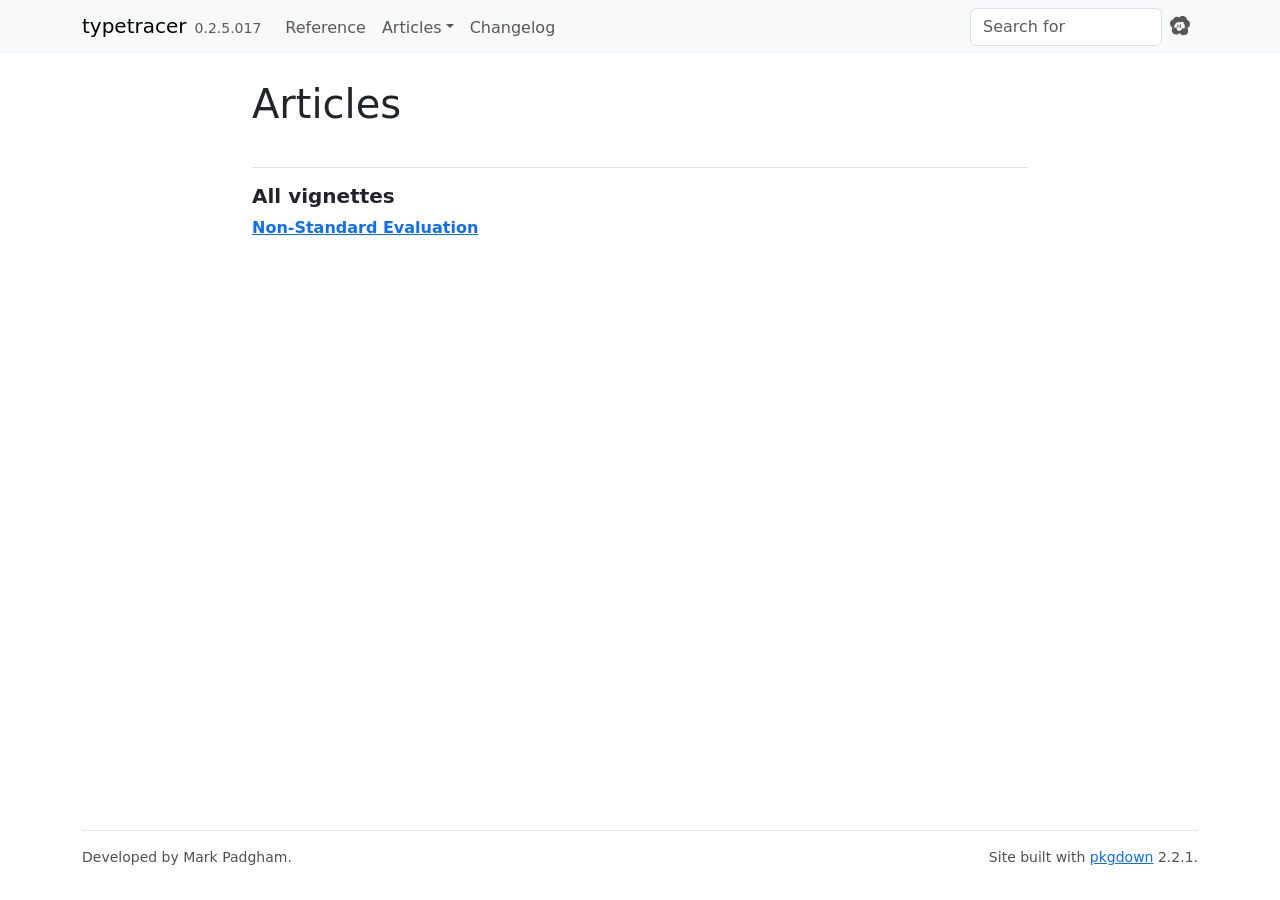
<file: articles/index.html>
<!DOCTYPE html>
<!-- Generated by pkgdown: do not edit by hand --><html lang="en-GB"><head><meta charset="UTF-8"><meta http-equiv="X-UA-Compatible" content="IE=edge"><meta name="viewport" content="width=device-width, initial-scale=1, shrink-to-fit=no"><title>Articles • typetracer</title><script src="../deps/jquery-3.6.0/jquery-3.6.0.min.js"></script><meta name="viewport" content="width=device-width, initial-scale=1, shrink-to-fit=no"><link href="../deps/bootstrap-5.3.8/bootstrap.min.css" rel="stylesheet"><script src="../deps/bootstrap-5.3.8/bootstrap.bundle.min.js"></script><link href="../deps/font-awesome-6.5.2/css/all.min.css" rel="stylesheet"><link href="../deps/font-awesome-6.5.2/css/v4-shims.min.css" rel="stylesheet"><script src="../deps/headroom-0.11.0/headroom.min.js"></script><script src="../deps/headroom-0.11.0/jQuery.headroom.min.js"></script><script src="../deps/bootstrap-toc-1.0.1/bootstrap-toc.min.js"></script><script src="../deps/clipboard.js-2.0.11/clipboard.min.js"></script><script src="../deps/search-1.0.0/autocomplete.jquery.min.js"></script><script src="../deps/search-1.0.0/fuse.min.js"></script><script src="../deps/search-1.0.0/mark.min.js"></script><!-- pkgdown --><script src="../pkgdown.js"></script><link href="../extra.css" rel="stylesheet"><meta property="og:title" content="Articles"></head><body>
    <a href="#main" class="visually-hidden-focusable">Skip to contents</a>


    <nav class="navbar navbar-expand-lg fixed-top bg-light" data-bs-theme="light" aria-label="Site navigation"><div class="container">

    <a class="navbar-brand me-2" href="../index.html">typetracer</a>

    <small class="nav-text text-muted me-auto" data-bs-toggle="tooltip" data-bs-placement="bottom" title="">0.2.5.017</small>


    <button class="navbar-toggler" type="button" data-bs-toggle="collapse" data-bs-target="#navbar" aria-controls="navbar" aria-expanded="false" aria-label="Toggle navigation">
      <span class="navbar-toggler-icon"></span>
    </button>

    <div id="navbar" class="collapse navbar-collapse ms-3">
      <ul class="navbar-nav me-auto"><li class="nav-item"><a class="nav-link" href="../reference/index.html">Reference</a></li>
<li class="nav-item dropdown">
  <button class="nav-link dropdown-toggle" type="button" id="dropdown-articles" data-bs-toggle="dropdown" aria-expanded="false" aria-haspopup="true">Articles</button>
  <ul class="dropdown-menu" aria-labelledby="dropdown-articles"><li><a class="dropdown-item" href="../articles/nse.html">Non-Standard Evaluation</a></li>
  </ul></li>
<li class="nav-item"><a class="nav-link" href="../news/index.html">Changelog</a></li>
      </ul><ul class="navbar-nav"><li class="nav-item"><form class="form-inline" role="search">
 <input class="form-control" type="search" name="search-input" id="search-input" autocomplete="off" aria-label="Search site" placeholder="Search for" data-search-index="../search.json"></form></li>
<li class="nav-item"><a class="external-link nav-link" href="https://tangled.org/mpadge.eu/typetracer" aria-label="Tangled"></a></li>
      </ul></div>


  </div>
</nav><div class="container template-article-index">
<div class="row">
  <main id="main" class="col-md-9"><div class="page-header">

      <h1>Articles</h1>
    </div>

    <div class="section ">
      <h3>All vignettes</h3>
      <div class="section-desc"></div>

      <dl><dt><a href="nse.html">Non-Standard Evaluation</a></dt>
        <dd>
      </dd></dl></div>
  </main></div>


    <footer><div class="pkgdown-footer-left">
  <p>Developed by Mark Padgham.</p>
</div>

<div class="pkgdown-footer-right">
  <p>Site built with <a href="https://pkgdown.r-lib.org/" class="external-link">pkgdown</a> 2.2.1.</p>
</div>

    </footer></div>





  </body></html>
</file>
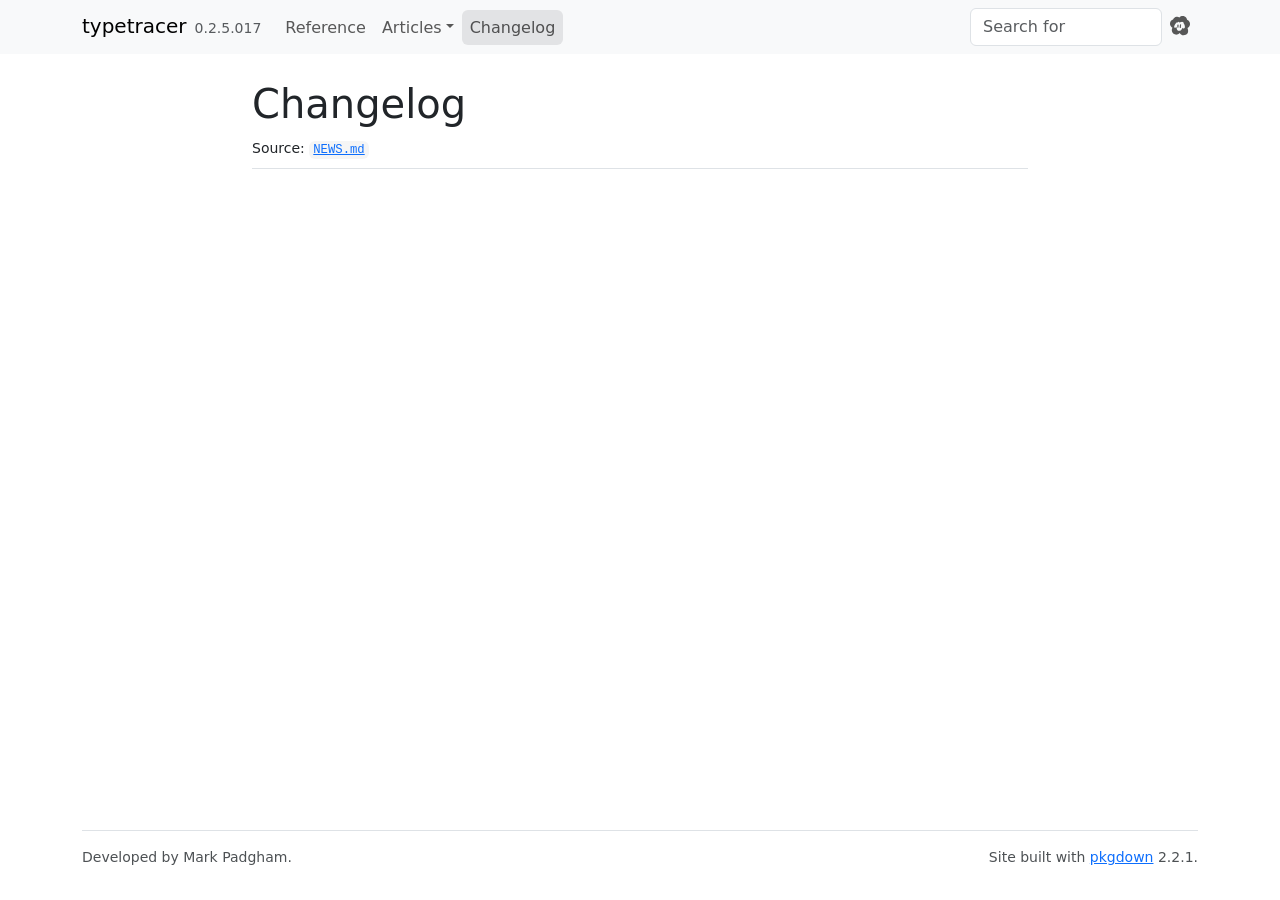
<file: news/index.html>
<!DOCTYPE html>
<!-- Generated by pkgdown: do not edit by hand --><html lang="en-GB"><head><meta charset="UTF-8"><meta http-equiv="X-UA-Compatible" content="IE=edge"><meta name="viewport" content="width=device-width, initial-scale=1, shrink-to-fit=no"><title>Changelog • typetracer</title><script src="../deps/jquery-3.6.0/jquery-3.6.0.min.js"></script><meta name="viewport" content="width=device-width, initial-scale=1, shrink-to-fit=no"><link href="../deps/bootstrap-5.3.8/bootstrap.min.css" rel="stylesheet"><script src="../deps/bootstrap-5.3.8/bootstrap.bundle.min.js"></script><link href="../deps/font-awesome-6.5.2/css/all.min.css" rel="stylesheet"><link href="../deps/font-awesome-6.5.2/css/v4-shims.min.css" rel="stylesheet"><script src="../deps/headroom-0.11.0/headroom.min.js"></script><script src="../deps/headroom-0.11.0/jQuery.headroom.min.js"></script><script src="../deps/bootstrap-toc-1.0.1/bootstrap-toc.min.js"></script><script src="../deps/clipboard.js-2.0.11/clipboard.min.js"></script><script src="../deps/search-1.0.0/autocomplete.jquery.min.js"></script><script src="../deps/search-1.0.0/fuse.min.js"></script><script src="../deps/search-1.0.0/mark.min.js"></script><!-- pkgdown --><script src="../pkgdown.js"></script><link href="../extra.css" rel="stylesheet"><meta property="og:title" content="Changelog"></head><body>
    <a href="#main" class="visually-hidden-focusable">Skip to contents</a>


    <nav class="navbar navbar-expand-lg fixed-top bg-light" data-bs-theme="light" aria-label="Site navigation"><div class="container">

    <a class="navbar-brand me-2" href="../index.html">typetracer</a>

    <small class="nav-text text-muted me-auto" data-bs-toggle="tooltip" data-bs-placement="bottom" title="">0.2.5.017</small>


    <button class="navbar-toggler" type="button" data-bs-toggle="collapse" data-bs-target="#navbar" aria-controls="navbar" aria-expanded="false" aria-label="Toggle navigation">
      <span class="navbar-toggler-icon"></span>
    </button>

    <div id="navbar" class="collapse navbar-collapse ms-3">
      <ul class="navbar-nav me-auto"><li class="nav-item"><a class="nav-link" href="../reference/index.html">Reference</a></li>
<li class="nav-item dropdown">
  <button class="nav-link dropdown-toggle" type="button" id="dropdown-articles" data-bs-toggle="dropdown" aria-expanded="false" aria-haspopup="true">Articles</button>
  <ul class="dropdown-menu" aria-labelledby="dropdown-articles"><li><a class="dropdown-item" href="../articles/nse.html">Non-Standard Evaluation</a></li>
  </ul></li>
<li class="active nav-item"><a class="nav-link" href="../news/index.html">Changelog</a></li>
      </ul><ul class="navbar-nav"><li class="nav-item"><form class="form-inline" role="search">
 <input class="form-control" type="search" name="search-input" id="search-input" autocomplete="off" aria-label="Search site" placeholder="Search for" data-search-index="../search.json"></form></li>
<li class="nav-item"><a class="external-link nav-link" href="https://tangled.org/mpadge.eu/typetracer" aria-label="Tangled"></a></li>
      </ul></div>


  </div>
</nav><div class="container template-news">
<div class="row">
  <main id="main" class="col-md-9"><div class="page-header">

      <h1>Changelog</h1>
      <small>Source: <a href="https://tangled.org/mpadge.eu/typetracer/tree/main/NEWS.md" class="external-link"><code>NEWS.md</code></a></small>
    </div>

  </main></div>


    <footer><div class="pkgdown-footer-left">
  <p>Developed by Mark Padgham.</p>
</div>

<div class="pkgdown-footer-right">
  <p>Site built with <a href="https://pkgdown.r-lib.org/" class="external-link">pkgdown</a> 2.2.1.</p>
</div>

    </footer></div>





  </body></html>
</file>
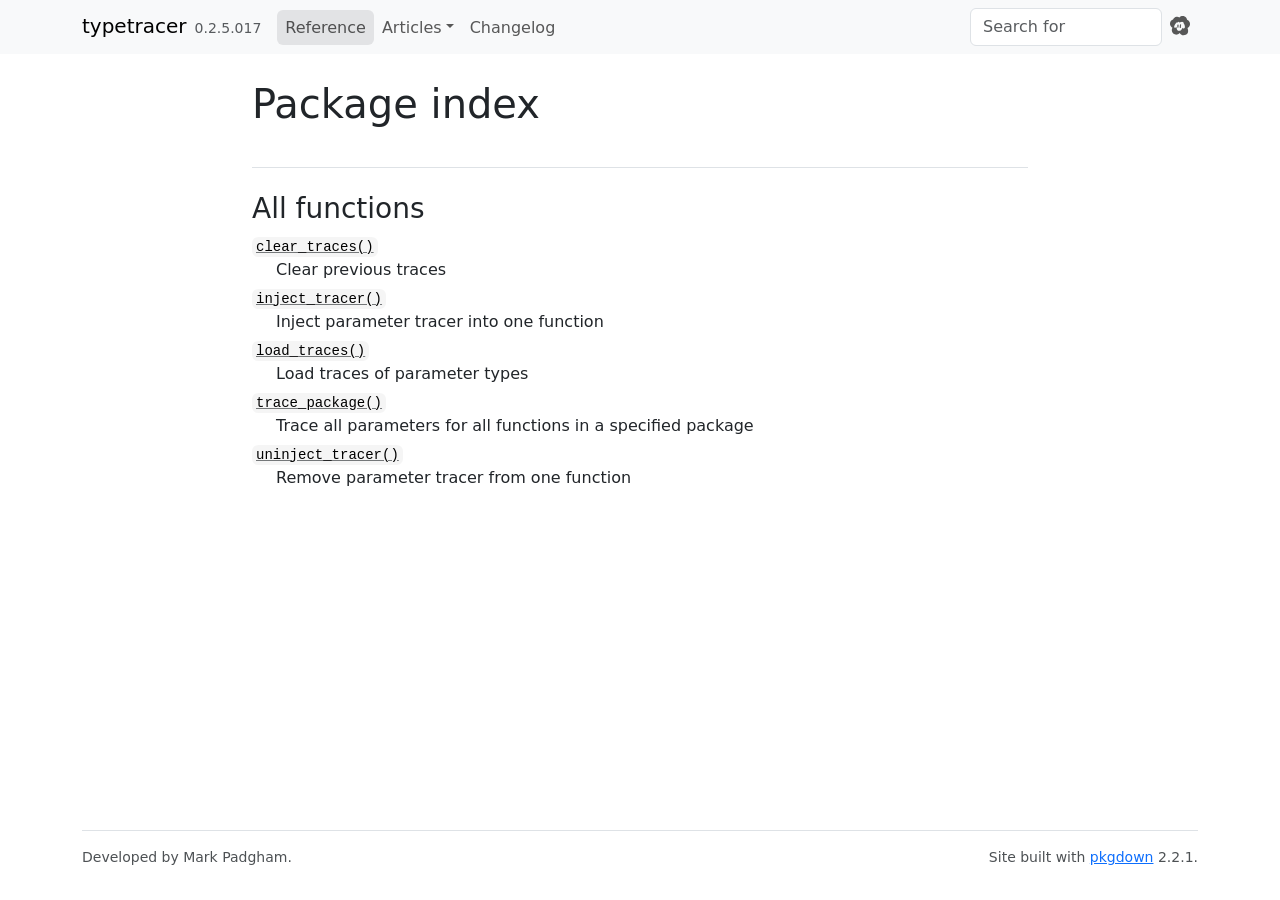
<file: reference/index.html>
<!DOCTYPE html>
<!-- Generated by pkgdown: do not edit by hand --><html lang="en-GB"><head><meta charset="UTF-8"><meta http-equiv="X-UA-Compatible" content="IE=edge"><meta name="viewport" content="width=device-width, initial-scale=1, shrink-to-fit=no"><title>Package index • typetracer</title><script src="../deps/jquery-3.6.0/jquery-3.6.0.min.js"></script><meta name="viewport" content="width=device-width, initial-scale=1, shrink-to-fit=no"><link href="../deps/bootstrap-5.3.8/bootstrap.min.css" rel="stylesheet"><script src="../deps/bootstrap-5.3.8/bootstrap.bundle.min.js"></script><link href="../deps/font-awesome-6.5.2/css/all.min.css" rel="stylesheet"><link href="../deps/font-awesome-6.5.2/css/v4-shims.min.css" rel="stylesheet"><script src="../deps/headroom-0.11.0/headroom.min.js"></script><script src="../deps/headroom-0.11.0/jQuery.headroom.min.js"></script><script src="../deps/bootstrap-toc-1.0.1/bootstrap-toc.min.js"></script><script src="../deps/clipboard.js-2.0.11/clipboard.min.js"></script><script src="../deps/search-1.0.0/autocomplete.jquery.min.js"></script><script src="../deps/search-1.0.0/fuse.min.js"></script><script src="../deps/search-1.0.0/mark.min.js"></script><!-- pkgdown --><script src="../pkgdown.js"></script><link href="../extra.css" rel="stylesheet"><meta property="og:title" content="Package index"></head><body>
    <a href="#main" class="visually-hidden-focusable">Skip to contents</a>


    <nav class="navbar navbar-expand-lg fixed-top bg-light" data-bs-theme="light" aria-label="Site navigation"><div class="container">

    <a class="navbar-brand me-2" href="../index.html">typetracer</a>

    <small class="nav-text text-muted me-auto" data-bs-toggle="tooltip" data-bs-placement="bottom" title="">0.2.5.017</small>


    <button class="navbar-toggler" type="button" data-bs-toggle="collapse" data-bs-target="#navbar" aria-controls="navbar" aria-expanded="false" aria-label="Toggle navigation">
      <span class="navbar-toggler-icon"></span>
    </button>

    <div id="navbar" class="collapse navbar-collapse ms-3">
      <ul class="navbar-nav me-auto"><li class="active nav-item"><a class="nav-link" href="../reference/index.html">Reference</a></li>
<li class="nav-item dropdown">
  <button class="nav-link dropdown-toggle" type="button" id="dropdown-articles" data-bs-toggle="dropdown" aria-expanded="false" aria-haspopup="true">Articles</button>
  <ul class="dropdown-menu" aria-labelledby="dropdown-articles"><li><a class="dropdown-item" href="../articles/nse.html">Non-Standard Evaluation</a></li>
  </ul></li>
<li class="nav-item"><a class="nav-link" href="../news/index.html">Changelog</a></li>
      </ul><ul class="navbar-nav"><li class="nav-item"><form class="form-inline" role="search">
 <input class="form-control" type="search" name="search-input" id="search-input" autocomplete="off" aria-label="Search site" placeholder="Search for" data-search-index="../search.json"></form></li>
<li class="nav-item"><a class="external-link nav-link" href="https://tangled.org/mpadge.eu/typetracer" aria-label="Tangled"></a></li>
      </ul></div>


  </div>
</nav><div class="container template-reference-index">
<div class="row">
  <main id="main" class="col-md-9"><div class="page-header">

      <h1>Package index</h1>
    </div>

    <div class="section level2">
      <h2 id="all-functions">All functions<a class="anchor" aria-label="anchor" href="#all-functions"></a></h2>



      <dl></dl></div><div class="section level2">




      <dl><dt>

          <code><a href="clear_traces.html">clear_traces()</a></code>

        </dt>
        <dd>Clear previous traces</dd>

        <dt>

          <code><a href="inject_tracer.html">inject_tracer()</a></code>

        </dt>
        <dd>Inject parameter tracer into one function</dd>

        <dt>

          <code><a href="load_traces.html">load_traces()</a></code>

        </dt>
        <dd>Load traces of parameter types</dd>

        <dt>

          <code><a href="trace_package.html">trace_package()</a></code>

        </dt>
        <dd>Trace all parameters for all functions in a specified package</dd>

        <dt>

          <code><a href="uninject_tracer.html">uninject_tracer()</a></code>

        </dt>
        <dd>Remove parameter tracer from one function</dd>
      </dl></div>
  </main></div>


    <footer><div class="pkgdown-footer-left">
  <p>Developed by Mark Padgham.</p>
</div>

<div class="pkgdown-footer-right">
  <p>Site built with <a href="https://pkgdown.r-lib.org/" class="external-link">pkgdown</a> 2.2.1.</p>
</div>

    </footer></div>





  </body></html>
</file>
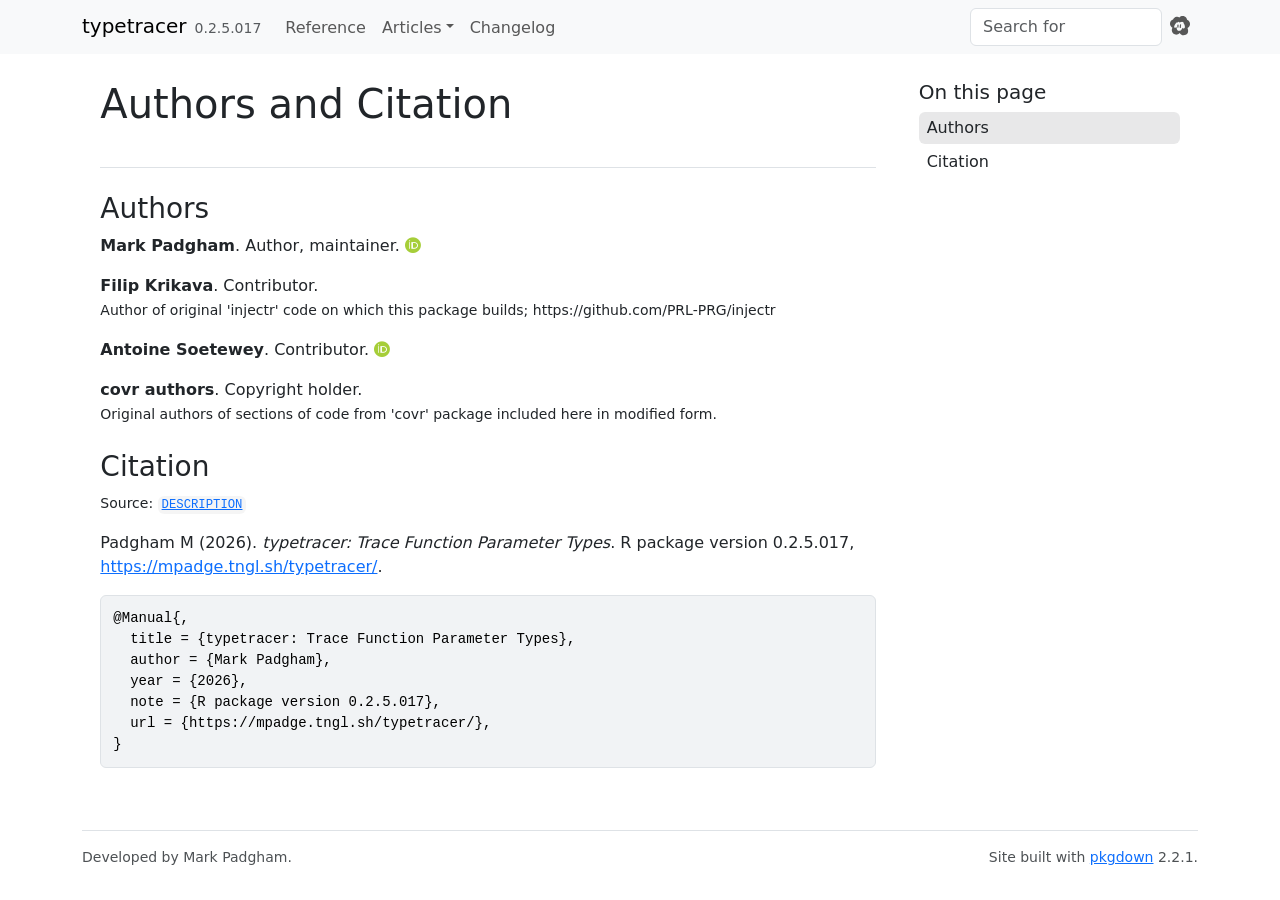
<file: authors.html>
<!DOCTYPE html>
<!-- Generated by pkgdown: do not edit by hand --><html lang="en-GB"><head><meta charset="UTF-8"><meta http-equiv="X-UA-Compatible" content="IE=edge"><meta name="viewport" content="width=device-width, initial-scale=1, shrink-to-fit=no"><title>Authors and Citation • typetracer</title><script src="deps/jquery-3.6.0/jquery-3.6.0.min.js"></script><meta name="viewport" content="width=device-width, initial-scale=1, shrink-to-fit=no"><link href="deps/bootstrap-5.3.8/bootstrap.min.css" rel="stylesheet"><script src="deps/bootstrap-5.3.8/bootstrap.bundle.min.js"></script><link href="deps/font-awesome-6.5.2/css/all.min.css" rel="stylesheet"><link href="deps/font-awesome-6.5.2/css/v4-shims.min.css" rel="stylesheet"><script src="deps/headroom-0.11.0/headroom.min.js"></script><script src="deps/headroom-0.11.0/jQuery.headroom.min.js"></script><script src="deps/bootstrap-toc-1.0.1/bootstrap-toc.min.js"></script><script src="deps/clipboard.js-2.0.11/clipboard.min.js"></script><script src="deps/search-1.0.0/autocomplete.jquery.min.js"></script><script src="deps/search-1.0.0/fuse.min.js"></script><script src="deps/search-1.0.0/mark.min.js"></script><!-- pkgdown --><script src="pkgdown.js"></script><link href="extra.css" rel="stylesheet"><meta property="og:title" content="Authors and Citation"></head><body>
    <a href="#main" class="visually-hidden-focusable">Skip to contents</a>


    <nav class="navbar navbar-expand-lg fixed-top bg-light" data-bs-theme="light" aria-label="Site navigation"><div class="container">

    <a class="navbar-brand me-2" href="index.html">typetracer</a>

    <small class="nav-text text-muted me-auto" data-bs-toggle="tooltip" data-bs-placement="bottom" title="">0.2.5.017</small>


    <button class="navbar-toggler" type="button" data-bs-toggle="collapse" data-bs-target="#navbar" aria-controls="navbar" aria-expanded="false" aria-label="Toggle navigation">
      <span class="navbar-toggler-icon"></span>
    </button>

    <div id="navbar" class="collapse navbar-collapse ms-3">
      <ul class="navbar-nav me-auto"><li class="nav-item"><a class="nav-link" href="reference/index.html">Reference</a></li>
<li class="nav-item dropdown">
  <button class="nav-link dropdown-toggle" type="button" id="dropdown-articles" data-bs-toggle="dropdown" aria-expanded="false" aria-haspopup="true">Articles</button>
  <ul class="dropdown-menu" aria-labelledby="dropdown-articles"><li><a class="dropdown-item" href="articles/nse.html">Non-Standard Evaluation</a></li>
  </ul></li>
<li class="nav-item"><a class="nav-link" href="news/index.html">Changelog</a></li>
      </ul><ul class="navbar-nav"><li class="nav-item"><form class="form-inline" role="search">
 <input class="form-control" type="search" name="search-input" id="search-input" autocomplete="off" aria-label="Search site" placeholder="Search for" data-search-index="search.json"></form></li>
<li class="nav-item"><a class="external-link nav-link" href="https://tangled.org/mpadge.eu/typetracer" aria-label="Tangled"></a></li>
      </ul></div>


  </div>
</nav><div class="container template-citation-authors">
<div class="row">
  <main id="main" class="col-md-9"><div class="page-header">

      <h1>Authors and Citation</h1>
    </div>

    <div class="section level2">
      <h2>Authors</h2>

      <ul class="list-unstyled"><li>
          <p><strong>Mark Padgham</strong>. Author, maintainer. <a href="https://orcid.org/0000-0003-2172-5265" target="orcid.widget" aria-label="ORCID" class="external-link"><span class="fab fa-orcid orcid" aria-hidden="true"></span></a>
          </p>
        </li>
        <li>
          <p><strong>Filip Krikava</strong>. Contributor.
          <br><small>Author of original 'injectr' code on which this package builds; https://github.com/PRL-PRG/injectr</small></p>
        </li>
        <li>
          <p><strong>Antoine Soetewey</strong>. Contributor. <a href="https://orcid.org/0000-0001-8159-0804" target="orcid.widget" aria-label="ORCID" class="external-link"><span class="fab fa-orcid orcid" aria-hidden="true"></span></a>
          </p>
        </li>
        <li>
          <p><strong>covr authors</strong>. Copyright holder.
          <br><small>Original authors of sections of code from 'covr' package included here in modified form.</small></p>
        </li>
      </ul></div>

    <div class="section level2">
      <h2 id="citation">Citation</h2>
      <p><small class="dont-index">Source: <a href="https://tangled.org/mpadge.eu/typetracer/tree/main/DESCRIPTION" class="external-link"><code>DESCRIPTION</code></a></small></p>

      <p>Padgham M (2026).
<em>typetracer: Trace Function Parameter Types</em>.
R package version 0.2.5.017, <a href="https://mpadge.tngl.sh/typetracer/">https://mpadge.tngl.sh/typetracer/</a>.
</p>
      <pre>@Manual{,
  title = {typetracer: Trace Function Parameter Types},
  author = {Mark Padgham},
  year = {2026},
  note = {R package version 0.2.5.017},
  url = {https://mpadge.tngl.sh/typetracer/},
}</pre>
    </div>

  </main><aside class="col-md-3"><nav id="toc" aria-label="Table of contents"><h2>On this page</h2>
    </nav></aside></div>


    <footer><div class="pkgdown-footer-left">
  <p>Developed by Mark Padgham.</p>
</div>

<div class="pkgdown-footer-right">
  <p>Site built with <a href="https://pkgdown.r-lib.org/" class="external-link">pkgdown</a> 2.2.1.</p>
</div>

    </footer></div>





  </body></html>
</file>
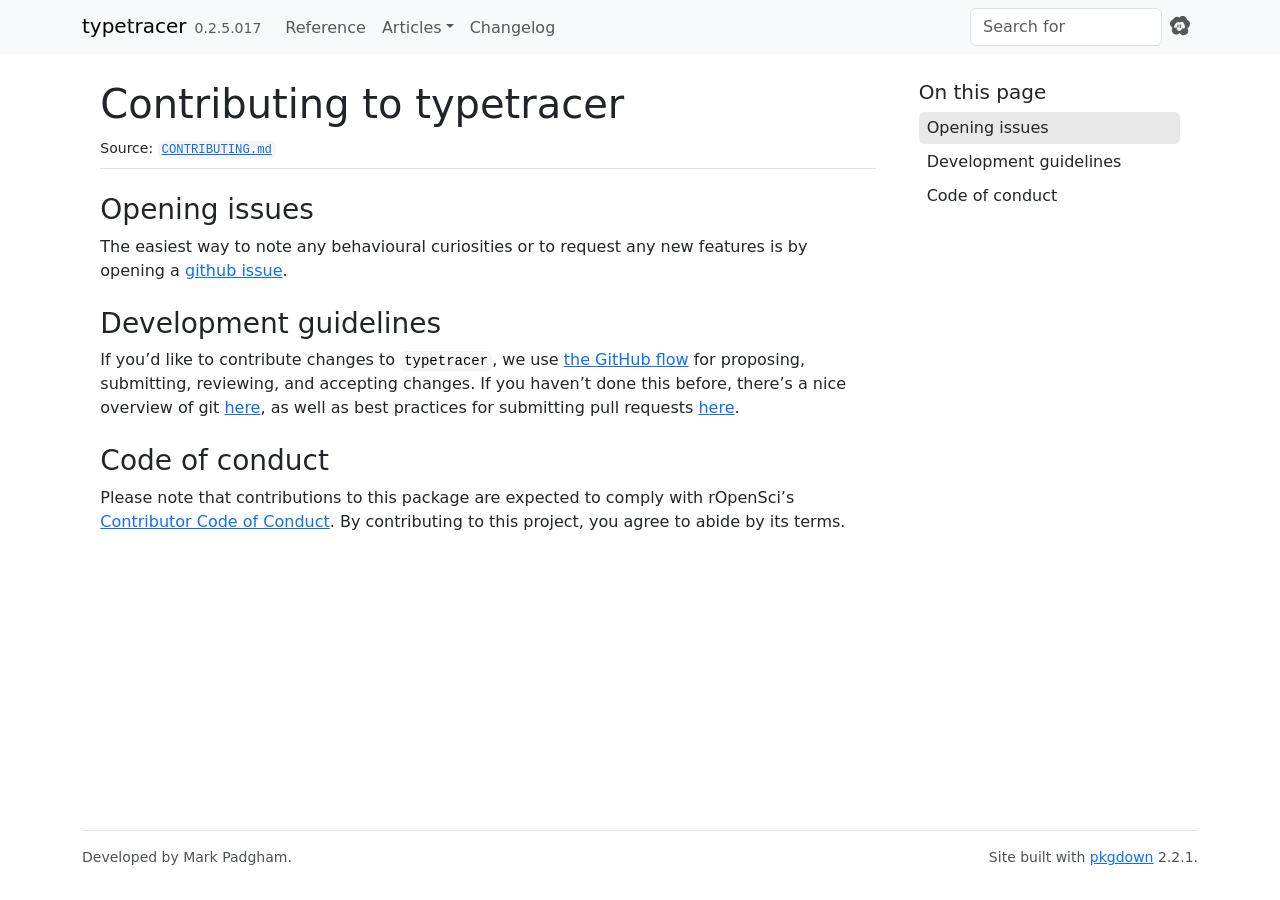
<file: CONTRIBUTING.html>
<!DOCTYPE html>
<!-- Generated by pkgdown: do not edit by hand --><html lang="en-GB"><head><meta charset="UTF-8"><meta http-equiv="X-UA-Compatible" content="IE=edge"><meta name="viewport" content="width=device-width, initial-scale=1, shrink-to-fit=no"><title>Contributing to typetracer • typetracer</title><script src="deps/jquery-3.6.0/jquery-3.6.0.min.js"></script><meta name="viewport" content="width=device-width, initial-scale=1, shrink-to-fit=no"><link href="deps/bootstrap-5.3.8/bootstrap.min.css" rel="stylesheet"><script src="deps/bootstrap-5.3.8/bootstrap.bundle.min.js"></script><link href="deps/font-awesome-6.5.2/css/all.min.css" rel="stylesheet"><link href="deps/font-awesome-6.5.2/css/v4-shims.min.css" rel="stylesheet"><script src="deps/headroom-0.11.0/headroom.min.js"></script><script src="deps/headroom-0.11.0/jQuery.headroom.min.js"></script><script src="deps/bootstrap-toc-1.0.1/bootstrap-toc.min.js"></script><script src="deps/clipboard.js-2.0.11/clipboard.min.js"></script><script src="deps/search-1.0.0/autocomplete.jquery.min.js"></script><script src="deps/search-1.0.0/fuse.min.js"></script><script src="deps/search-1.0.0/mark.min.js"></script><!-- pkgdown --><script src="pkgdown.js"></script><link href="extra.css" rel="stylesheet"><meta property="og:title" content="Contributing to typetracer"></head><body>
    <a href="#main" class="visually-hidden-focusable">Skip to contents</a>


    <nav class="navbar navbar-expand-lg fixed-top bg-light" data-bs-theme="light" aria-label="Site navigation"><div class="container">

    <a class="navbar-brand me-2" href="index.html">typetracer</a>

    <small class="nav-text text-muted me-auto" data-bs-toggle="tooltip" data-bs-placement="bottom" title="">0.2.5.017</small>


    <button class="navbar-toggler" type="button" data-bs-toggle="collapse" data-bs-target="#navbar" aria-controls="navbar" aria-expanded="false" aria-label="Toggle navigation">
      <span class="navbar-toggler-icon"></span>
    </button>

    <div id="navbar" class="collapse navbar-collapse ms-3">
      <ul class="navbar-nav me-auto"><li class="nav-item"><a class="nav-link" href="reference/index.html">Reference</a></li>
<li class="nav-item dropdown">
  <button class="nav-link dropdown-toggle" type="button" id="dropdown-articles" data-bs-toggle="dropdown" aria-expanded="false" aria-haspopup="true">Articles</button>
  <ul class="dropdown-menu" aria-labelledby="dropdown-articles"><li><a class="dropdown-item" href="articles/nse.html">Non-Standard Evaluation</a></li>
  </ul></li>
<li class="nav-item"><a class="nav-link" href="news/index.html">Changelog</a></li>
      </ul><ul class="navbar-nav"><li class="nav-item"><form class="form-inline" role="search">
 <input class="form-control" type="search" name="search-input" id="search-input" autocomplete="off" aria-label="Search site" placeholder="Search for" data-search-index="search.json"></form></li>
<li class="nav-item"><a class="external-link nav-link" href="https://tangled.org/mpadge.eu/typetracer" aria-label="Tangled"></a></li>
      </ul></div>


  </div>
</nav><div class="container template-title-body">
<div class="row">
  <main id="main" class="col-md-9"><div class="page-header">

      <h1>Contributing to typetracer</h1>
      <small class="dont-index">Source: <a href="https://tangled.org/mpadge.eu/typetracer/tree/main/CONTRIBUTING.md" class="external-link"><code>CONTRIBUTING.md</code></a></small>
    </div>

<div id="contributing-to-typetracer" class="section level1">

<div class="section level2">
<h2 id="opening-issues">Opening issues<a class="anchor" aria-label="anchor" href="#opening-issues"></a></h2>
<p>The easiest way to note any behavioural curiosities or to request any new features is by opening a <a href="https://github.com/mpadge/typetracer/issues" class="external-link">github issue</a>.</p>
</div>
<div class="section level2">
<h2 id="development-guidelines">Development guidelines<a class="anchor" aria-label="anchor" href="#development-guidelines"></a></h2>
<p>If you’d like to contribute changes to <code>typetracer</code>, we use <a href="https://guides.github.com/introduction/flow/index.html" class="external-link">the GitHub flow</a> for proposing, submitting, reviewing, and accepting changes. If you haven’t done this before, there’s a nice overview of git <a href="http://r-pkgs.had.co.nz/git.html" class="external-link">here</a>, as well as best practices for submitting pull requests <a href="http://r-pkgs.had.co.nz/git.html#pr-make" class="external-link">here</a>.</p>
</div>
<div class="section level2">
<h2 id="code-of-conduct">Code of conduct<a class="anchor" aria-label="anchor" href="#code-of-conduct"></a></h2>
<p>Please note that contributions to this package are expected to comply with rOpenSci’s <a href="https://ropensci.org/code-of-conduct/" class="external-link">Contributor Code of Conduct</a>. By contributing to this project, you agree to abide by its terms.</p>
</div>
</div>

  </main><aside class="col-md-3"><nav id="toc" aria-label="Table of contents"><h2>On this page</h2>
    </nav></aside></div>


    <footer><div class="pkgdown-footer-left">
  <p>Developed by Mark Padgham.</p>
</div>

<div class="pkgdown-footer-right">
  <p>Site built with <a href="https://pkgdown.r-lib.org/" class="external-link">pkgdown</a> 2.2.1.</p>
</div>

    </footer></div>





  </body></html>
</file>
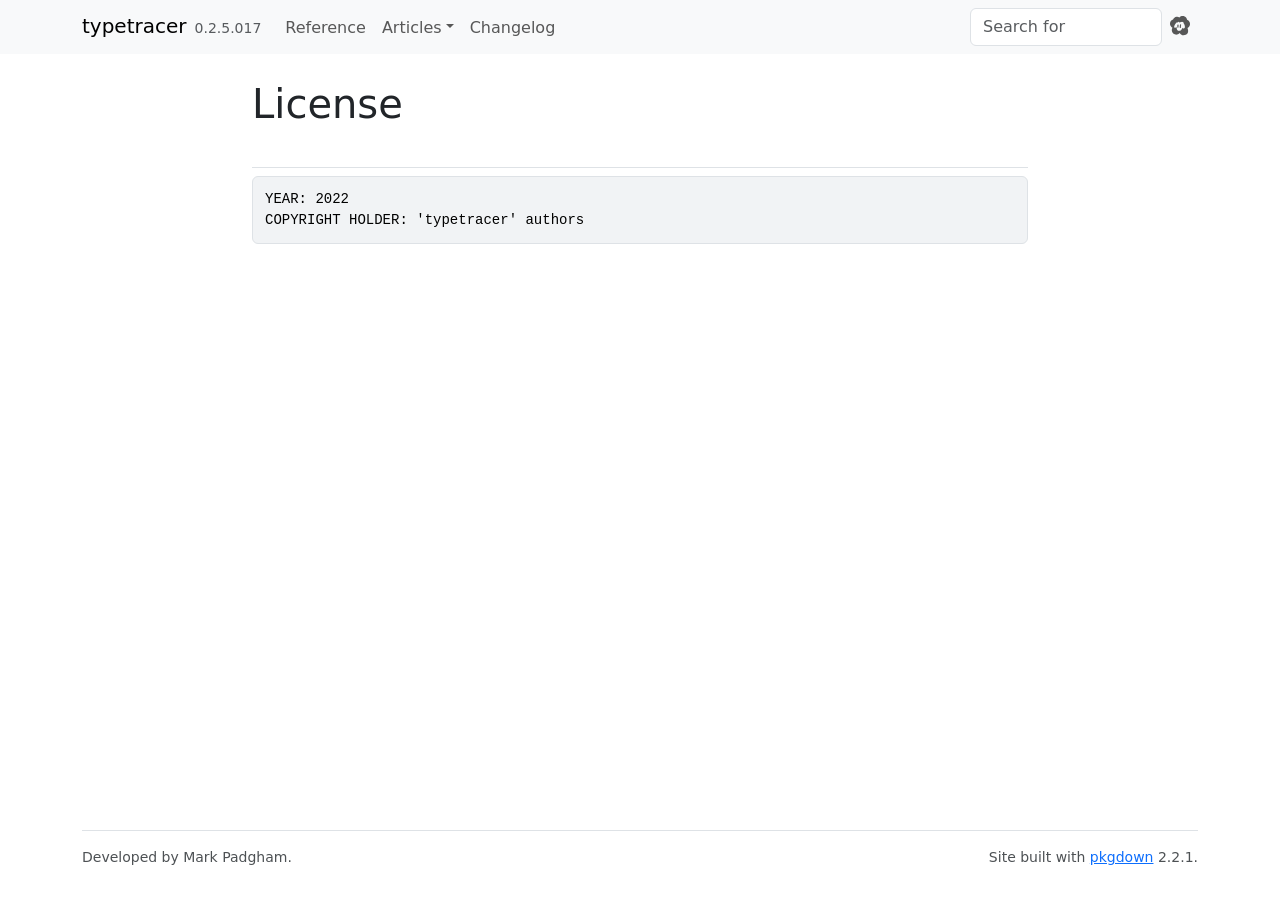
<file: LICENSE-text.html>
<!DOCTYPE html>
<!-- Generated by pkgdown: do not edit by hand --><html lang="en-GB"><head><meta charset="UTF-8"><meta http-equiv="X-UA-Compatible" content="IE=edge"><meta name="viewport" content="width=device-width, initial-scale=1, shrink-to-fit=no"><title>License • typetracer</title><script src="deps/jquery-3.6.0/jquery-3.6.0.min.js"></script><meta name="viewport" content="width=device-width, initial-scale=1, shrink-to-fit=no"><link href="deps/bootstrap-5.3.8/bootstrap.min.css" rel="stylesheet"><script src="deps/bootstrap-5.3.8/bootstrap.bundle.min.js"></script><link href="deps/font-awesome-6.5.2/css/all.min.css" rel="stylesheet"><link href="deps/font-awesome-6.5.2/css/v4-shims.min.css" rel="stylesheet"><script src="deps/headroom-0.11.0/headroom.min.js"></script><script src="deps/headroom-0.11.0/jQuery.headroom.min.js"></script><script src="deps/bootstrap-toc-1.0.1/bootstrap-toc.min.js"></script><script src="deps/clipboard.js-2.0.11/clipboard.min.js"></script><script src="deps/search-1.0.0/autocomplete.jquery.min.js"></script><script src="deps/search-1.0.0/fuse.min.js"></script><script src="deps/search-1.0.0/mark.min.js"></script><!-- pkgdown --><script src="pkgdown.js"></script><link href="extra.css" rel="stylesheet"><meta property="og:title" content="License"></head><body>
    <a href="#main" class="visually-hidden-focusable">Skip to contents</a>


    <nav class="navbar navbar-expand-lg fixed-top bg-light" data-bs-theme="light" aria-label="Site navigation"><div class="container">

    <a class="navbar-brand me-2" href="index.html">typetracer</a>

    <small class="nav-text text-muted me-auto" data-bs-toggle="tooltip" data-bs-placement="bottom" title="">0.2.5.017</small>


    <button class="navbar-toggler" type="button" data-bs-toggle="collapse" data-bs-target="#navbar" aria-controls="navbar" aria-expanded="false" aria-label="Toggle navigation">
      <span class="navbar-toggler-icon"></span>
    </button>

    <div id="navbar" class="collapse navbar-collapse ms-3">
      <ul class="navbar-nav me-auto"><li class="nav-item"><a class="nav-link" href="reference/index.html">Reference</a></li>
<li class="nav-item dropdown">
  <button class="nav-link dropdown-toggle" type="button" id="dropdown-articles" data-bs-toggle="dropdown" aria-expanded="false" aria-haspopup="true">Articles</button>
  <ul class="dropdown-menu" aria-labelledby="dropdown-articles"><li><a class="dropdown-item" href="articles/nse.html">Non-Standard Evaluation</a></li>
  </ul></li>
<li class="nav-item"><a class="nav-link" href="news/index.html">Changelog</a></li>
      </ul><ul class="navbar-nav"><li class="nav-item"><form class="form-inline" role="search">
 <input class="form-control" type="search" name="search-input" id="search-input" autocomplete="off" aria-label="Search site" placeholder="Search for" data-search-index="search.json"></form></li>
<li class="nav-item"><a class="external-link nav-link" href="https://tangled.org/mpadge.eu/typetracer" aria-label="Tangled"></a></li>
      </ul></div>


  </div>
</nav><div class="container template-title-body">
<div class="row">
  <main id="main" class="col-md-9"><div class="page-header">

      <h1>License</h1>

    </div>

<pre>YEAR: 2022
COPYRIGHT HOLDER: 'typetracer' authors
</pre>

  </main></div>


    <footer><div class="pkgdown-footer-left">
  <p>Developed by Mark Padgham.</p>
</div>

<div class="pkgdown-footer-right">
  <p>Site built with <a href="https://pkgdown.r-lib.org/" class="external-link">pkgdown</a> 2.2.1.</p>
</div>

    </footer></div>





  </body></html>
</file>
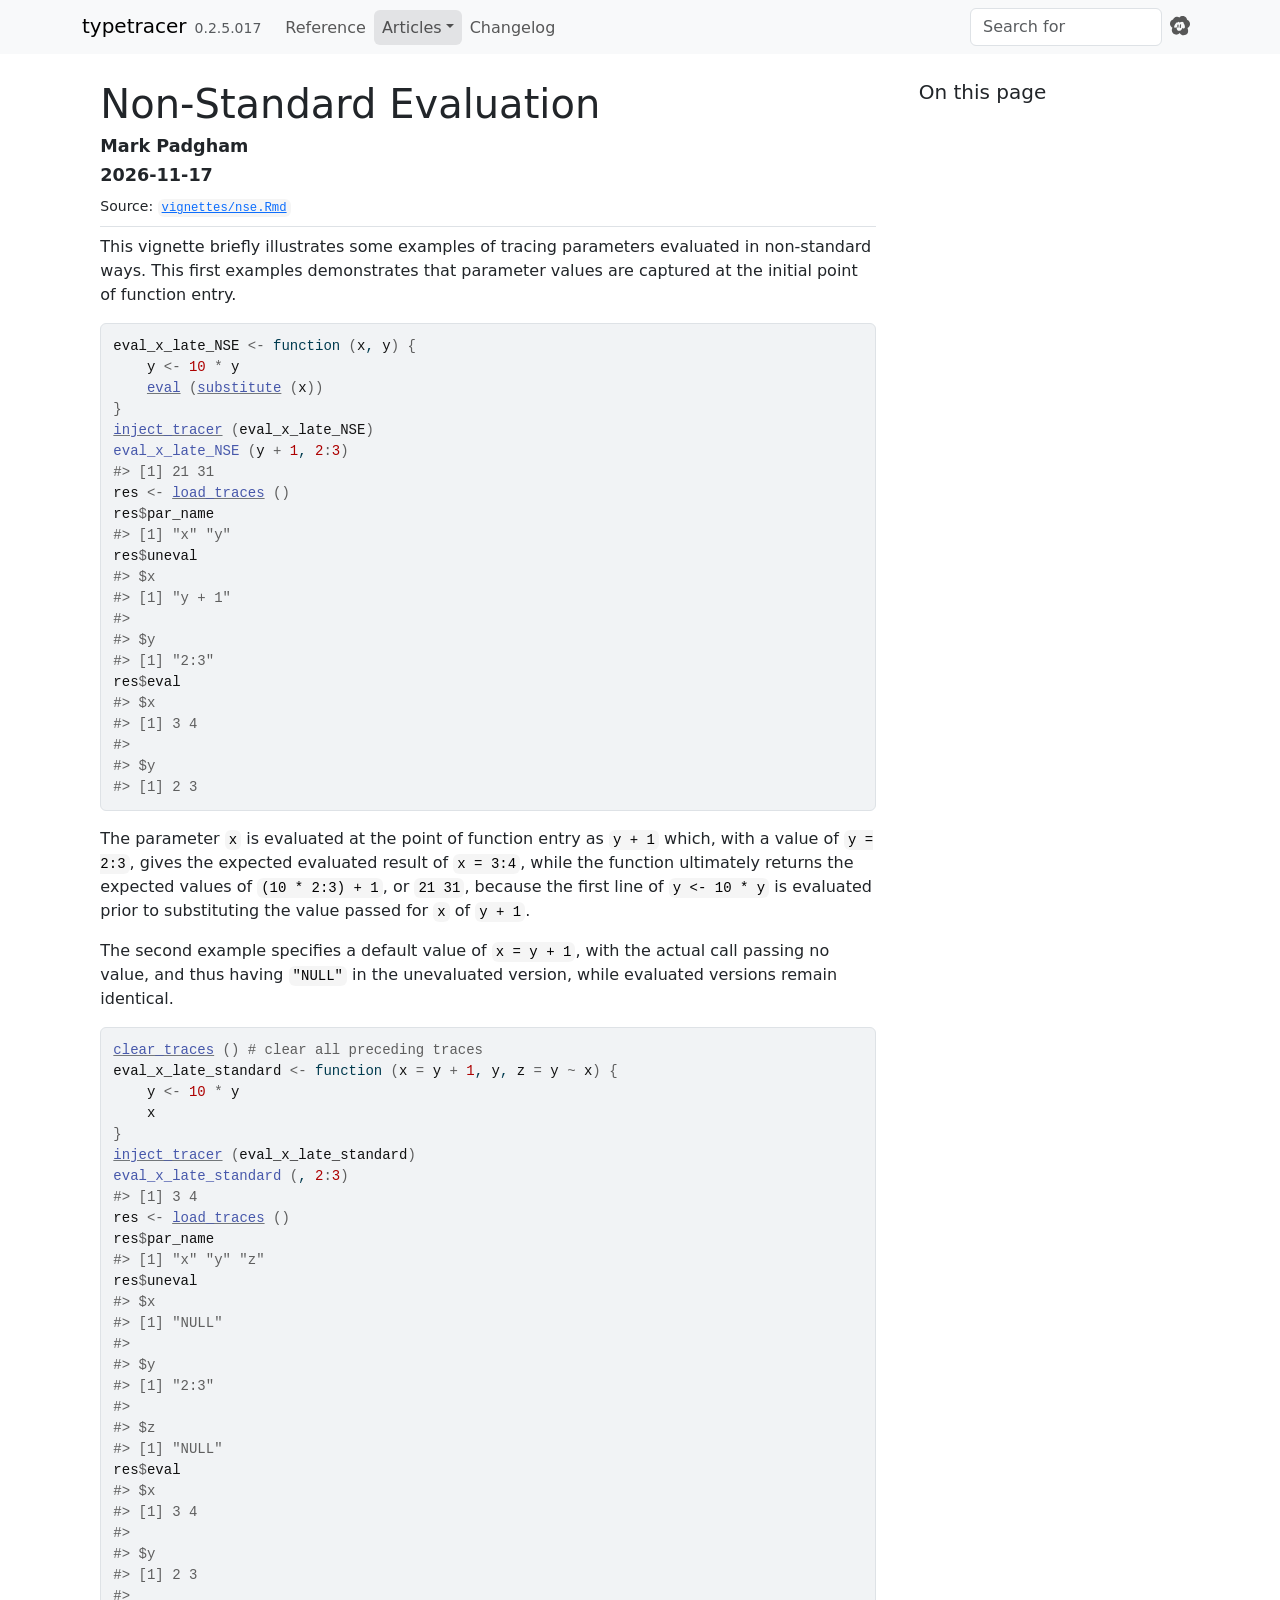
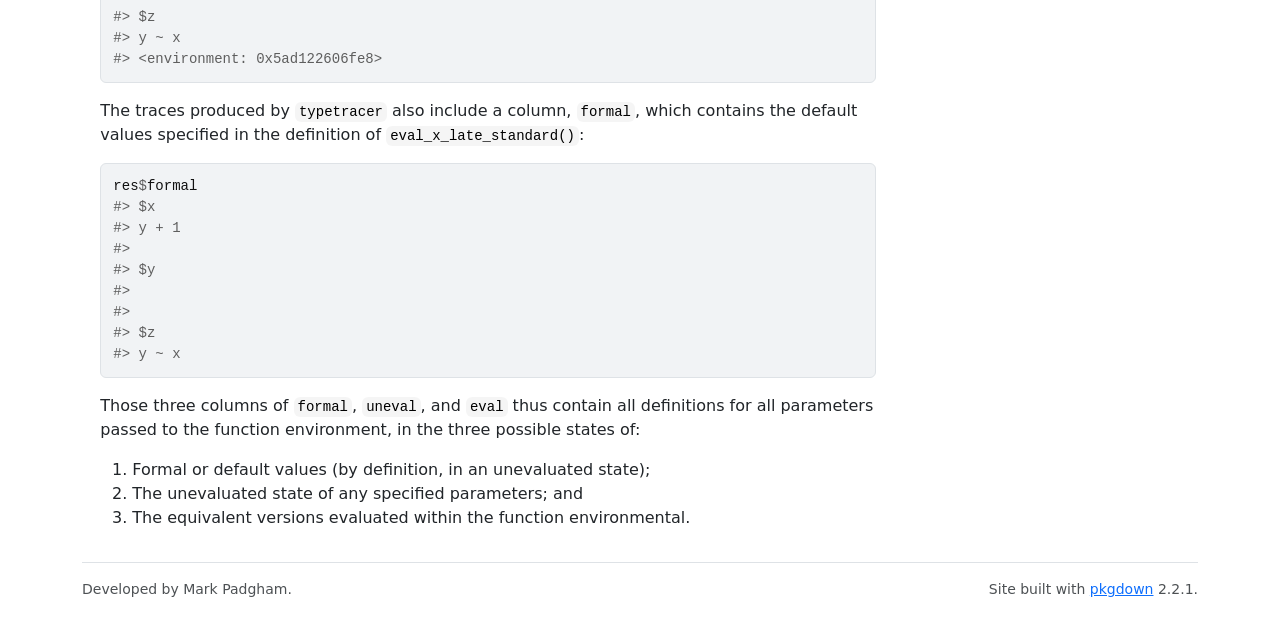
<file: articles/nse.html>
<!DOCTYPE html>
<!-- Generated by pkgdown: do not edit by hand --><html lang="en-GB">
<head>
<meta charset="UTF-8">
<meta http-equiv="X-UA-Compatible" content="IE=edge">
<meta name="viewport" content="width=device-width, initial-scale=1, shrink-to-fit=no">
<title>Non-Standard Evaluation • typetracer</title>
<script src="../deps/jquery-3.6.0/jquery-3.6.0.min.js"></script><meta name="viewport" content="width=device-width, initial-scale=1, shrink-to-fit=no">
<link href="../deps/bootstrap-5.3.8/bootstrap.min.css" rel="stylesheet">
<script src="../deps/bootstrap-5.3.8/bootstrap.bundle.min.js"></script><link href="../deps/font-awesome-6.5.2/css/all.min.css" rel="stylesheet">
<link href="../deps/font-awesome-6.5.2/css/v4-shims.min.css" rel="stylesheet">
<script src="../deps/headroom-0.11.0/headroom.min.js"></script><script src="../deps/headroom-0.11.0/jQuery.headroom.min.js"></script><script src="../deps/bootstrap-toc-1.0.1/bootstrap-toc.min.js"></script><script src="../deps/clipboard.js-2.0.11/clipboard.min.js"></script><script src="../deps/search-1.0.0/autocomplete.jquery.min.js"></script><script src="../deps/search-1.0.0/fuse.min.js"></script><script src="../deps/search-1.0.0/mark.min.js"></script><!-- pkgdown --><script src="../pkgdown.js"></script><link href="../extra.css" rel="stylesheet">
<meta property="og:title" content="Non-Standard Evaluation">
</head>
<body>
    <a href="#main" class="visually-hidden-focusable">Skip to contents</a>


    <nav class="navbar navbar-expand-lg fixed-top bg-light" data-bs-theme="light" aria-label="Site navigation"><div class="container">

    <a class="navbar-brand me-2" href="../index.html">typetracer</a>

    <small class="nav-text text-muted me-auto" data-bs-toggle="tooltip" data-bs-placement="bottom" title="">0.2.5.017</small>


    <button class="navbar-toggler" type="button" data-bs-toggle="collapse" data-bs-target="#navbar" aria-controls="navbar" aria-expanded="false" aria-label="Toggle navigation">
      <span class="navbar-toggler-icon"></span>
    </button>

    <div id="navbar" class="collapse navbar-collapse ms-3">
      <ul class="navbar-nav me-auto">
<li class="nav-item"><a class="nav-link" href="../reference/index.html">Reference</a></li>
<li class="active nav-item dropdown">
  <button class="nav-link dropdown-toggle" type="button" id="dropdown-articles" data-bs-toggle="dropdown" aria-expanded="false" aria-haspopup="true">Articles</button>
  <ul class="dropdown-menu" aria-labelledby="dropdown-articles">
<li><a class="dropdown-item" href="../articles/nse.html">Non-Standard Evaluation</a></li>
  </ul>
</li>
<li class="nav-item"><a class="nav-link" href="../news/index.html">Changelog</a></li>
      </ul>
<ul class="navbar-nav">
<li class="nav-item"><form class="form-inline" role="search">
 <input class="form-control" type="search" name="search-input" id="search-input" autocomplete="off" aria-label="Search site" placeholder="Search for" data-search-index="../search.json">
</form></li>
<li class="nav-item"><a class="external-link nav-link" href="https://tangled.org/mpadge.eu/typetracer" aria-label="Tangled"></a></li>
      </ul>
</div>


  </div>
</nav><div class="container template-article">




<div class="row">
  <main id="main" class="col-md-9"><div class="page-header">

      <h1>Non-Standard Evaluation</h1>
                        <h4 data-toc-skip class="author">Mark
Padgham</h4>
            
            <h4 data-toc-skip class="date">2026-11-17</h4>
      
      <small class="dont-index">Source: <a href="https://tangled.org/mpadge.eu/typetracer/tree/main/vignettes/nse.Rmd" class="external-link"><code>vignettes/nse.Rmd</code></a></small>
      <div class="d-none name"><code>nse.Rmd</code></div>
    </div>

    
    
<p>This vignette briefly illustrates some examples of tracing parameters
evaluated in non-standard ways. This first examples demonstrates that
parameter values are captured at the initial point of function
entry.</p>
<div class="sourceCode" id="cb1"><pre class="downlit sourceCode r">
<code class="sourceCode R"><span><span class="va">eval_x_late_NSE</span> <span class="op">&lt;-</span> <span class="kw">function</span> <span class="op">(</span><span class="va">x</span>, <span class="va">y</span><span class="op">)</span> <span class="op">{</span></span>
<span>    <span class="va">y</span> <span class="op">&lt;-</span> <span class="fl">10</span> <span class="op">*</span> <span class="va">y</span></span>
<span>    <span class="fu"><a href="https://rdrr.io/r/base/eval.html" class="external-link">eval</a></span> <span class="op">(</span><span class="fu"><a href="https://rdrr.io/r/base/substitute.html" class="external-link">substitute</a></span> <span class="op">(</span><span class="va">x</span><span class="op">)</span><span class="op">)</span></span>
<span><span class="op">}</span></span>
<span><span class="fu"><a href="../reference/inject_tracer.html">inject_tracer</a></span> <span class="op">(</span><span class="va">eval_x_late_NSE</span><span class="op">)</span></span>
<span><span class="fu">eval_x_late_NSE</span> <span class="op">(</span><span class="va">y</span> <span class="op">+</span> <span class="fl">1</span>, <span class="fl">2</span><span class="op">:</span><span class="fl">3</span><span class="op">)</span></span>
<span><span class="co">#&gt; [1] 21 31</span></span>
<span><span class="va">res</span> <span class="op">&lt;-</span> <span class="fu"><a href="../reference/load_traces.html">load_traces</a></span> <span class="op">(</span><span class="op">)</span></span>
<span><span class="va">res</span><span class="op">$</span><span class="va">par_name</span></span>
<span><span class="co">#&gt; [1] "x" "y"</span></span>
<span><span class="va">res</span><span class="op">$</span><span class="va">uneval</span></span>
<span><span class="co">#&gt; $x</span></span>
<span><span class="co">#&gt; [1] "y + 1"</span></span>
<span><span class="co">#&gt; </span></span>
<span><span class="co">#&gt; $y</span></span>
<span><span class="co">#&gt; [1] "2:3"</span></span>
<span><span class="va">res</span><span class="op">$</span><span class="va">eval</span></span>
<span><span class="co">#&gt; $x</span></span>
<span><span class="co">#&gt; [1] 3 4</span></span>
<span><span class="co">#&gt; </span></span>
<span><span class="co">#&gt; $y</span></span>
<span><span class="co">#&gt; [1] 2 3</span></span></code></pre></div>
<p>The parameter <code>x</code> is evaluated at the point of function
entry as <code>y + 1</code> which, with a value of <code>y = 2:3</code>,
gives the expected evaluated result of <code>x = 3:4</code>, while the
function ultimately returns the expected values of
<code>(10 * 2:3) + 1</code>, or <code>21 31</code>, because the first
line of <code>y &lt;- 10 * y</code> is evaluated prior to substituting
the value passed for <code>x</code> of <code>y + 1</code>.</p>
<p>The second example specifies a default value of
<code>x = y + 1</code>, with the actual call passing no value, and thus
having <code>"NULL"</code> in the unevaluated version, while evaluated
versions remain identical.</p>
<div class="sourceCode" id="cb2"><pre class="downlit sourceCode r">
<code class="sourceCode R"><span><span class="fu"><a href="../reference/clear_traces.html">clear_traces</a></span> <span class="op">(</span><span class="op">)</span> <span class="co"># clear all preceding traces</span></span>
<span><span class="va">eval_x_late_standard</span> <span class="op">&lt;-</span> <span class="kw">function</span> <span class="op">(</span><span class="va">x</span> <span class="op">=</span> <span class="va">y</span> <span class="op">+</span> <span class="fl">1</span>, <span class="va">y</span>, <span class="va">z</span> <span class="op">=</span> <span class="va">y</span> <span class="op">~</span> <span class="va">x</span><span class="op">)</span> <span class="op">{</span></span>
<span>    <span class="va">y</span> <span class="op">&lt;-</span> <span class="fl">10</span> <span class="op">*</span> <span class="va">y</span></span>
<span>    <span class="va">x</span></span>
<span><span class="op">}</span></span>
<span><span class="fu"><a href="../reference/inject_tracer.html">inject_tracer</a></span> <span class="op">(</span><span class="va">eval_x_late_standard</span><span class="op">)</span></span>
<span><span class="fu">eval_x_late_standard</span> <span class="op">(</span>, <span class="fl">2</span><span class="op">:</span><span class="fl">3</span><span class="op">)</span></span>
<span><span class="co">#&gt; [1] 3 4</span></span>
<span><span class="va">res</span> <span class="op">&lt;-</span> <span class="fu"><a href="../reference/load_traces.html">load_traces</a></span> <span class="op">(</span><span class="op">)</span></span>
<span><span class="va">res</span><span class="op">$</span><span class="va">par_name</span></span>
<span><span class="co">#&gt; [1] "x" "y" "z"</span></span>
<span><span class="va">res</span><span class="op">$</span><span class="va">uneval</span></span>
<span><span class="co">#&gt; $x</span></span>
<span><span class="co">#&gt; [1] "NULL"</span></span>
<span><span class="co">#&gt; </span></span>
<span><span class="co">#&gt; $y</span></span>
<span><span class="co">#&gt; [1] "2:3"</span></span>
<span><span class="co">#&gt; </span></span>
<span><span class="co">#&gt; $z</span></span>
<span><span class="co">#&gt; [1] "NULL"</span></span>
<span><span class="va">res</span><span class="op">$</span><span class="va">eval</span></span>
<span><span class="co">#&gt; $x</span></span>
<span><span class="co">#&gt; [1] 3 4</span></span>
<span><span class="co">#&gt; </span></span>
<span><span class="co">#&gt; $y</span></span>
<span><span class="co">#&gt; [1] 2 3</span></span>
<span><span class="co">#&gt; </span></span>
<span><span class="co">#&gt; $z</span></span>
<span><span class="co">#&gt; y ~ x</span></span>
<span><span class="co">#&gt; &lt;environment: 0x5ad122606fe8&gt;</span></span></code></pre></div>
<p>The traces produced by <code>typetracer</code> also include a column,
<code>formal</code>, which contains the default values specified in the
definition of <code>eval_x_late_standard()</code>:</p>
<div class="sourceCode" id="cb3"><pre class="downlit sourceCode r">
<code class="sourceCode R"><span><span class="va">res</span><span class="op">$</span><span class="va">formal</span></span>
<span><span class="co">#&gt; $x</span></span>
<span><span class="co">#&gt; y + 1</span></span>
<span><span class="co">#&gt; </span></span>
<span><span class="co">#&gt; $y</span></span>
<span><span class="co">#&gt; </span></span>
<span><span class="co">#&gt; </span></span>
<span><span class="co">#&gt; $z</span></span>
<span><span class="co">#&gt; y ~ x</span></span></code></pre></div>
<p>Those three columns of <code>formal</code>, <code>uneval</code>, and
<code>eval</code> thus contain all definitions for all parameters passed
to the function environment, in the three possible states of:</p>
<ol style="list-style-type: decimal">
<li>Formal or default values (by definition, in an unevaluated
state);</li>
<li>The unevaluated state of any specified parameters; and</li>
<li>The equivalent versions evaluated within the function
environmental.</li>
</ol></main><aside class="col-md-3"><nav id="toc" aria-label="Table of contents"><h2>On this page</h2>
    </nav></aside>
</div>



    <footer><div class="pkgdown-footer-left">
  <p>Developed by Mark Padgham.</p>
</div>

<div class="pkgdown-footer-right">
  <p>Site built with <a href="https://pkgdown.r-lib.org/" class="external-link">pkgdown</a> 2.2.1.</p>
</div>

    </footer>
</div>





  </body>
</html>
</file>
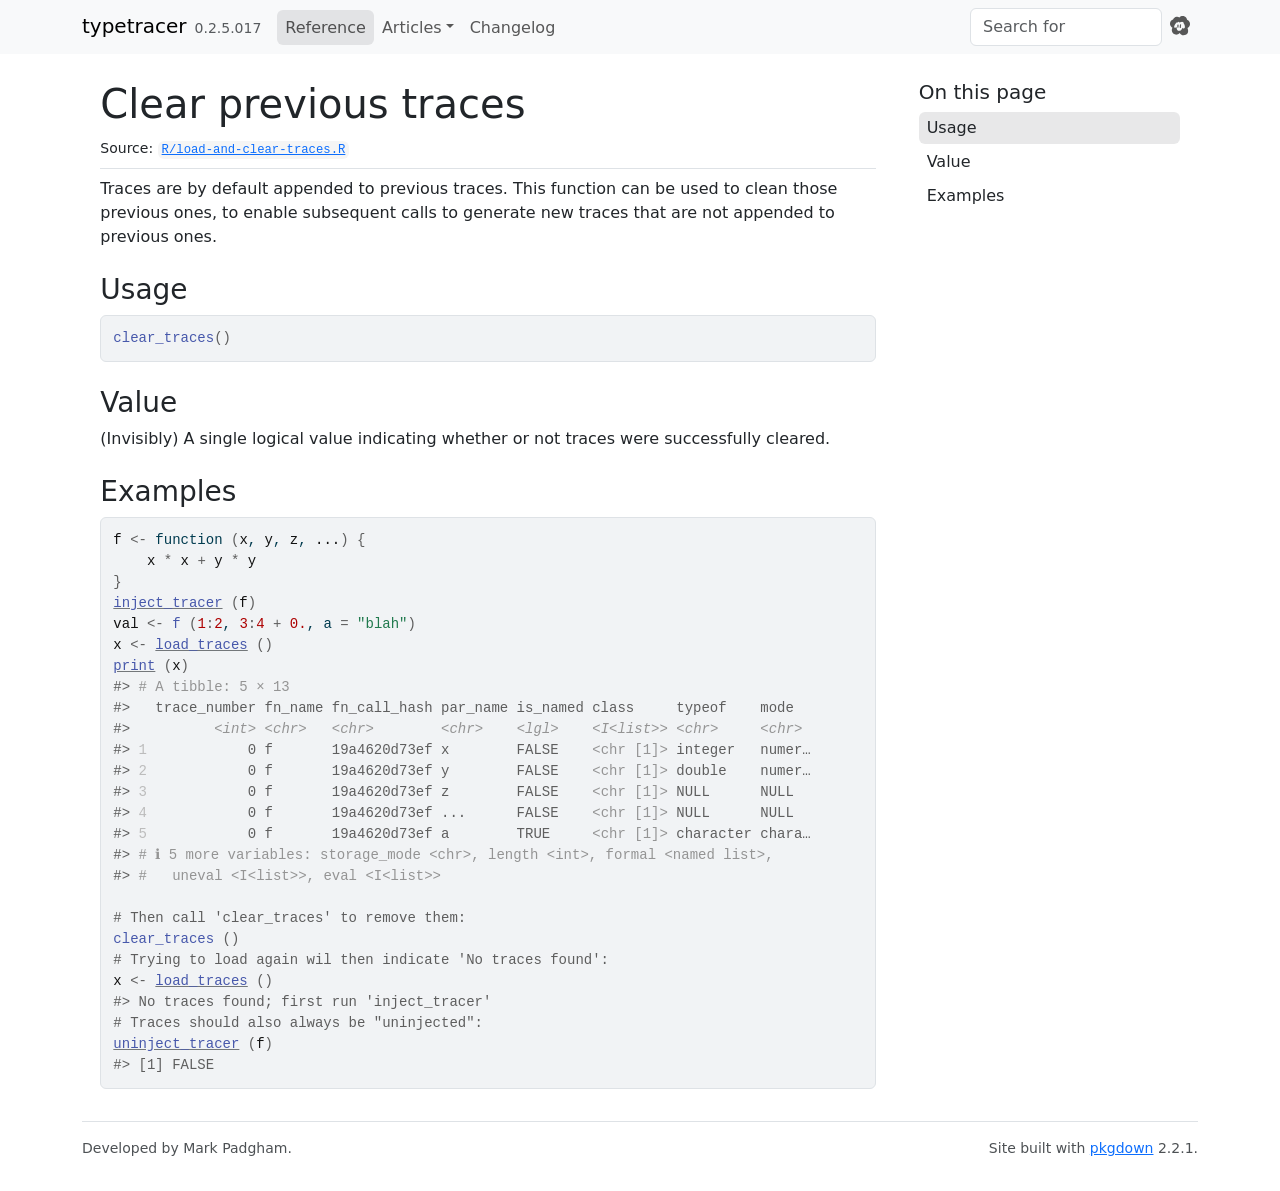
<file: reference/clear_traces.html>
<!DOCTYPE html>
<!-- Generated by pkgdown: do not edit by hand --><html lang="en-GB"><head><meta charset="UTF-8"><meta http-equiv="X-UA-Compatible" content="IE=edge"><meta name="viewport" content="width=device-width, initial-scale=1, shrink-to-fit=no"><title>Clear previous traces — clear_traces • typetracer</title><script src="../deps/jquery-3.6.0/jquery-3.6.0.min.js"></script><meta name="viewport" content="width=device-width, initial-scale=1, shrink-to-fit=no"><link href="../deps/bootstrap-5.3.8/bootstrap.min.css" rel="stylesheet"><script src="../deps/bootstrap-5.3.8/bootstrap.bundle.min.js"></script><link href="../deps/font-awesome-6.5.2/css/all.min.css" rel="stylesheet"><link href="../deps/font-awesome-6.5.2/css/v4-shims.min.css" rel="stylesheet"><script src="../deps/headroom-0.11.0/headroom.min.js"></script><script src="../deps/headroom-0.11.0/jQuery.headroom.min.js"></script><script src="../deps/bootstrap-toc-1.0.1/bootstrap-toc.min.js"></script><script src="../deps/clipboard.js-2.0.11/clipboard.min.js"></script><script src="../deps/search-1.0.0/autocomplete.jquery.min.js"></script><script src="../deps/search-1.0.0/fuse.min.js"></script><script src="../deps/search-1.0.0/mark.min.js"></script><!-- pkgdown --><script src="../pkgdown.js"></script><link href="../extra.css" rel="stylesheet"><meta property="og:title" content="Clear previous traces — clear_traces"><meta name="description" content="Traces are by default appended to previous traces. This function can be used
to clean those previous ones, to enable subsequent calls to generate new
traces that are not appended to previous ones."><meta property="og:description" content="Traces are by default appended to previous traces. This function can be used
to clean those previous ones, to enable subsequent calls to generate new
traces that are not appended to previous ones."></head><body>
    <a href="#main" class="visually-hidden-focusable">Skip to contents</a>


    <nav class="navbar navbar-expand-lg fixed-top bg-light" data-bs-theme="light" aria-label="Site navigation"><div class="container">

    <a class="navbar-brand me-2" href="../index.html">typetracer</a>

    <small class="nav-text text-muted me-auto" data-bs-toggle="tooltip" data-bs-placement="bottom" title="">0.2.5.017</small>


    <button class="navbar-toggler" type="button" data-bs-toggle="collapse" data-bs-target="#navbar" aria-controls="navbar" aria-expanded="false" aria-label="Toggle navigation">
      <span class="navbar-toggler-icon"></span>
    </button>

    <div id="navbar" class="collapse navbar-collapse ms-3">
      <ul class="navbar-nav me-auto"><li class="active nav-item"><a class="nav-link" href="../reference/index.html">Reference</a></li>
<li class="nav-item dropdown">
  <button class="nav-link dropdown-toggle" type="button" id="dropdown-articles" data-bs-toggle="dropdown" aria-expanded="false" aria-haspopup="true">Articles</button>
  <ul class="dropdown-menu" aria-labelledby="dropdown-articles"><li><a class="dropdown-item" href="../articles/nse.html">Non-Standard Evaluation</a></li>
  </ul></li>
<li class="nav-item"><a class="nav-link" href="../news/index.html">Changelog</a></li>
      </ul><ul class="navbar-nav"><li class="nav-item"><form class="form-inline" role="search">
 <input class="form-control" type="search" name="search-input" id="search-input" autocomplete="off" aria-label="Search site" placeholder="Search for" data-search-index="../search.json"></form></li>
<li class="nav-item"><a class="external-link nav-link" href="https://tangled.org/mpadge.eu/typetracer" aria-label="Tangled"></a></li>
      </ul></div>


  </div>
</nav><div class="container template-reference-topic">
<div class="row">
  <main id="main" class="col-md-9"><div class="page-header">

      <h1>Clear previous traces</h1>
      <small class="dont-index">Source: <a href="https://tangled.org/mpadge.eu/typetracer/tree/main/R/load-and-clear-traces.R" class="external-link"><code>R/load-and-clear-traces.R</code></a></small>
      <div class="d-none name"><code>clear_traces.Rd</code></div>
    </div>

    <div class="ref-description section level2">
    <p>Traces are by default appended to previous traces. This function can be used
to clean those previous ones, to enable subsequent calls to generate new
traces that are not appended to previous ones.</p>
    </div>

    <div class="section level2">
    <h2 id="ref-usage">Usage<a class="anchor" aria-label="anchor" href="#ref-usage"></a></h2>
    <div class="sourceCode"><pre class="sourceCode r"><code><span><span class="fu">clear_traces</span><span class="op">(</span><span class="op">)</span></span></code></pre></div>
    </div>

    <div class="section level2">
    <h2 id="value">Value<a class="anchor" aria-label="anchor" href="#value"></a></h2>
    <p>(Invisibly) A single logical value indicating whether or not traces
were successfully cleared.</p>
    </div>

    <div class="section level2">
    <h2 id="ref-examples">Examples<a class="anchor" aria-label="anchor" href="#ref-examples"></a></h2>
    <div class="sourceCode"><pre class="sourceCode r"><code><span class="r-in"><span><span class="va">f</span> <span class="op">&lt;-</span> <span class="kw">function</span> <span class="op">(</span><span class="va">x</span>, <span class="va">y</span>, <span class="va">z</span>, <span class="va">...</span><span class="op">)</span> <span class="op">{</span></span></span>
<span class="r-in"><span>    <span class="va">x</span> <span class="op">*</span> <span class="va">x</span> <span class="op">+</span> <span class="va">y</span> <span class="op">*</span> <span class="va">y</span></span></span>
<span class="r-in"><span><span class="op">}</span></span></span>
<span class="r-in"><span><span class="fu"><a href="inject_tracer.html">inject_tracer</a></span> <span class="op">(</span><span class="va">f</span><span class="op">)</span></span></span>
<span class="r-in"><span><span class="va">val</span> <span class="op">&lt;-</span> <span class="fu">f</span> <span class="op">(</span><span class="fl">1</span><span class="op">:</span><span class="fl">2</span>, <span class="fl">3</span><span class="op">:</span><span class="fl">4</span> <span class="op">+</span> <span class="fl">0.</span>, a <span class="op">=</span> <span class="st">"blah"</span><span class="op">)</span></span></span>
<span class="r-in"><span><span class="va">x</span> <span class="op">&lt;-</span> <span class="fu"><a href="load_traces.html">load_traces</a></span> <span class="op">(</span><span class="op">)</span></span></span>
<span class="r-in"><span><span class="fu"><a href="https://rdrr.io/r/base/print.html" class="external-link">print</a></span> <span class="op">(</span><span class="va">x</span><span class="op">)</span></span></span>
<span class="r-out co"><span class="r-pr">#&gt;</span> <span style="color: #949494;"># A tibble: 5 × 13</span></span>
<span class="r-out co"><span class="r-pr">#&gt;</span>   trace_number fn_name fn_call_hash par_name is_named class     typeof    mode  </span>
<span class="r-out co"><span class="r-pr">#&gt;</span>          <span style="color: #949494; font-style: italic;">&lt;int&gt;</span> <span style="color: #949494; font-style: italic;">&lt;chr&gt;</span>   <span style="color: #949494; font-style: italic;">&lt;chr&gt;</span>        <span style="color: #949494; font-style: italic;">&lt;chr&gt;</span>    <span style="color: #949494; font-style: italic;">&lt;lgl&gt;</span>    <span style="color: #949494; font-style: italic;">&lt;I&lt;list&gt;&gt;</span> <span style="color: #949494; font-style: italic;">&lt;chr&gt;</span>     <span style="color: #949494; font-style: italic;">&lt;chr&gt;</span> </span>
<span class="r-out co"><span class="r-pr">#&gt;</span> <span style="color: #BCBCBC;">1</span>            0 f       19a4620d73ef x        FALSE    <span style="color: #949494;">&lt;chr [1]&gt;</span> integer   numer…</span>
<span class="r-out co"><span class="r-pr">#&gt;</span> <span style="color: #BCBCBC;">2</span>            0 f       19a4620d73ef y        FALSE    <span style="color: #949494;">&lt;chr [1]&gt;</span> double    numer…</span>
<span class="r-out co"><span class="r-pr">#&gt;</span> <span style="color: #BCBCBC;">3</span>            0 f       19a4620d73ef z        FALSE    <span style="color: #949494;">&lt;chr [1]&gt;</span> NULL      NULL  </span>
<span class="r-out co"><span class="r-pr">#&gt;</span> <span style="color: #BCBCBC;">4</span>            0 f       19a4620d73ef ...      FALSE    <span style="color: #949494;">&lt;chr [1]&gt;</span> NULL      NULL  </span>
<span class="r-out co"><span class="r-pr">#&gt;</span> <span style="color: #BCBCBC;">5</span>            0 f       19a4620d73ef a        TRUE     <span style="color: #949494;">&lt;chr [1]&gt;</span> character chara…</span>
<span class="r-out co"><span class="r-pr">#&gt;</span> <span style="color: #949494;"># ℹ 5 more variables: storage_mode &lt;chr&gt;, length &lt;int&gt;, formal &lt;named list&gt;,</span></span>
<span class="r-out co"><span class="r-pr">#&gt;</span> <span style="color: #949494;">#   uneval &lt;I&lt;list&gt;&gt;, eval &lt;I&lt;list&gt;&gt;</span></span>
<span class="r-in"><span></span></span>
<span class="r-in"><span><span class="co"># Then call 'clear_traces' to remove them:</span></span></span>
<span class="r-in"><span><span class="fu">clear_traces</span> <span class="op">(</span><span class="op">)</span></span></span>
<span class="r-in"><span><span class="co"># Trying to load again wil then indicate 'No traces found':</span></span></span>
<span class="r-in"><span><span class="va">x</span> <span class="op">&lt;-</span> <span class="fu"><a href="load_traces.html">load_traces</a></span> <span class="op">(</span><span class="op">)</span></span></span>
<span class="r-msg co"><span class="r-pr">#&gt;</span> No traces found; first run 'inject_tracer'</span>
<span class="r-in"><span><span class="co"># Traces should also always be "uninjected":</span></span></span>
<span class="r-in"><span><span class="fu"><a href="uninject_tracer.html">uninject_tracer</a></span> <span class="op">(</span><span class="va">f</span><span class="op">)</span></span></span>
<span class="r-out co"><span class="r-pr">#&gt;</span> [1] FALSE</span>
</code></pre></div>
    </div>
  </main><aside class="col-md-3"><nav id="toc" aria-label="Table of contents"><h2>On this page</h2>
    </nav></aside></div>


    <footer><div class="pkgdown-footer-left">
  <p>Developed by Mark Padgham.</p>
</div>

<div class="pkgdown-footer-right">
  <p>Site built with <a href="https://pkgdown.r-lib.org/" class="external-link">pkgdown</a> 2.2.1.</p>
</div>

    </footer></div>





  </body></html>
</file>
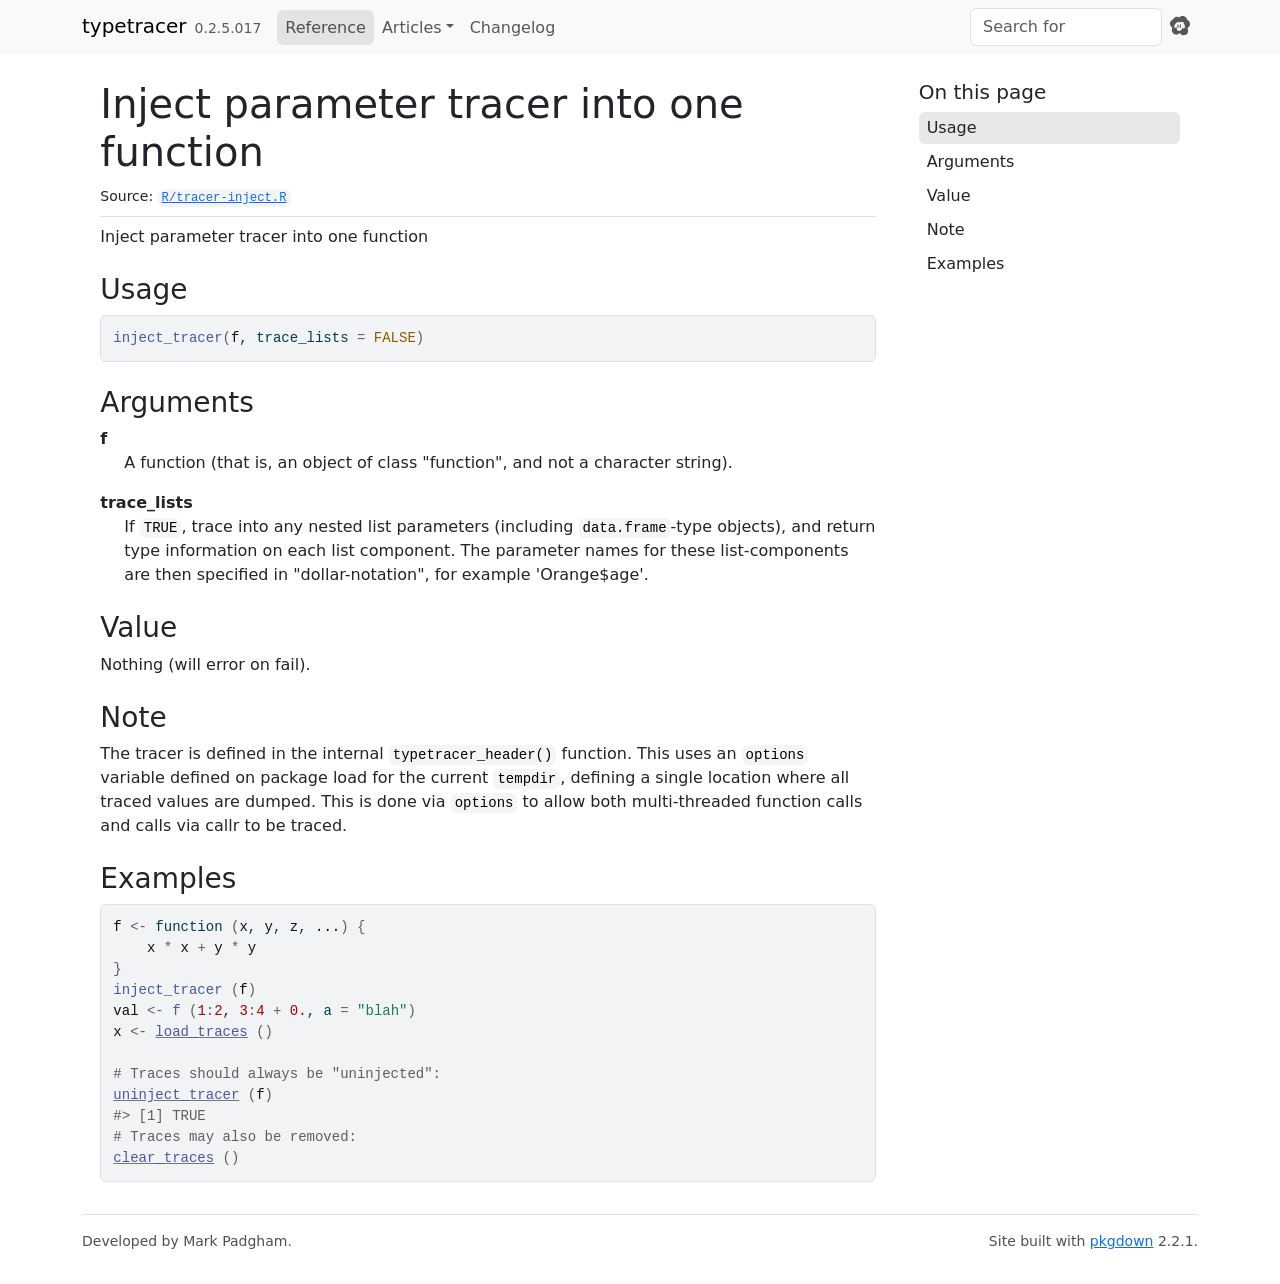
<file: reference/inject_tracer.html>
<!DOCTYPE html>
<!-- Generated by pkgdown: do not edit by hand --><html lang="en-GB"><head><meta charset="UTF-8"><meta http-equiv="X-UA-Compatible" content="IE=edge"><meta name="viewport" content="width=device-width, initial-scale=1, shrink-to-fit=no"><title>Inject parameter tracer into one function — inject_tracer • typetracer</title><script src="../deps/jquery-3.6.0/jquery-3.6.0.min.js"></script><meta name="viewport" content="width=device-width, initial-scale=1, shrink-to-fit=no"><link href="../deps/bootstrap-5.3.8/bootstrap.min.css" rel="stylesheet"><script src="../deps/bootstrap-5.3.8/bootstrap.bundle.min.js"></script><link href="../deps/font-awesome-6.5.2/css/all.min.css" rel="stylesheet"><link href="../deps/font-awesome-6.5.2/css/v4-shims.min.css" rel="stylesheet"><script src="../deps/headroom-0.11.0/headroom.min.js"></script><script src="../deps/headroom-0.11.0/jQuery.headroom.min.js"></script><script src="../deps/bootstrap-toc-1.0.1/bootstrap-toc.min.js"></script><script src="../deps/clipboard.js-2.0.11/clipboard.min.js"></script><script src="../deps/search-1.0.0/autocomplete.jquery.min.js"></script><script src="../deps/search-1.0.0/fuse.min.js"></script><script src="../deps/search-1.0.0/mark.min.js"></script><!-- pkgdown --><script src="../pkgdown.js"></script><link href="../extra.css" rel="stylesheet"><meta property="og:title" content="Inject parameter tracer into one function — inject_tracer"><meta name="description" content="Inject parameter tracer into one function"><meta property="og:description" content="Inject parameter tracer into one function"></head><body>
    <a href="#main" class="visually-hidden-focusable">Skip to contents</a>


    <nav class="navbar navbar-expand-lg fixed-top bg-light" data-bs-theme="light" aria-label="Site navigation"><div class="container">

    <a class="navbar-brand me-2" href="../index.html">typetracer</a>

    <small class="nav-text text-muted me-auto" data-bs-toggle="tooltip" data-bs-placement="bottom" title="">0.2.5.017</small>


    <button class="navbar-toggler" type="button" data-bs-toggle="collapse" data-bs-target="#navbar" aria-controls="navbar" aria-expanded="false" aria-label="Toggle navigation">
      <span class="navbar-toggler-icon"></span>
    </button>

    <div id="navbar" class="collapse navbar-collapse ms-3">
      <ul class="navbar-nav me-auto"><li class="active nav-item"><a class="nav-link" href="../reference/index.html">Reference</a></li>
<li class="nav-item dropdown">
  <button class="nav-link dropdown-toggle" type="button" id="dropdown-articles" data-bs-toggle="dropdown" aria-expanded="false" aria-haspopup="true">Articles</button>
  <ul class="dropdown-menu" aria-labelledby="dropdown-articles"><li><a class="dropdown-item" href="../articles/nse.html">Non-Standard Evaluation</a></li>
  </ul></li>
<li class="nav-item"><a class="nav-link" href="../news/index.html">Changelog</a></li>
      </ul><ul class="navbar-nav"><li class="nav-item"><form class="form-inline" role="search">
 <input class="form-control" type="search" name="search-input" id="search-input" autocomplete="off" aria-label="Search site" placeholder="Search for" data-search-index="../search.json"></form></li>
<li class="nav-item"><a class="external-link nav-link" href="https://tangled.org/mpadge.eu/typetracer" aria-label="Tangled"></a></li>
      </ul></div>


  </div>
</nav><div class="container template-reference-topic">
<div class="row">
  <main id="main" class="col-md-9"><div class="page-header">

      <h1>Inject parameter tracer into one function</h1>
      <small class="dont-index">Source: <a href="https://tangled.org/mpadge.eu/typetracer/tree/main/R/tracer-inject.R" class="external-link"><code>R/tracer-inject.R</code></a></small>
      <div class="d-none name"><code>inject_tracer.Rd</code></div>
    </div>

    <div class="ref-description section level2">
    <p>Inject parameter tracer into one function</p>
    </div>

    <div class="section level2">
    <h2 id="ref-usage">Usage<a class="anchor" aria-label="anchor" href="#ref-usage"></a></h2>
    <div class="sourceCode"><pre class="sourceCode r"><code><span><span class="fu">inject_tracer</span><span class="op">(</span><span class="va">f</span>, trace_lists <span class="op">=</span> <span class="cn">FALSE</span><span class="op">)</span></span></code></pre></div>
    </div>

    <div class="section level2">
    <h2 id="arguments">Arguments<a class="anchor" aria-label="anchor" href="#arguments"></a></h2>


<dl><dt id="arg-f">f<a class="anchor" aria-label="anchor" href="#arg-f"></a></dt>
<dd><p>A function (that is, an object of class "function", and not a
character string).</p></dd>


<dt id="arg-trace-lists">trace_lists<a class="anchor" aria-label="anchor" href="#arg-trace-lists"></a></dt>
<dd><p>If <code>TRUE</code>, trace into any nested list parameters
(including <code>data.frame</code>-type objects), and return type information on each
list component. The parameter names for these list-components are then
specified in "dollar-notation", for example 'Orange$age'.</p></dd>

</dl></div>
    <div class="section level2">
    <h2 id="value">Value<a class="anchor" aria-label="anchor" href="#value"></a></h2>
    <p>Nothing (will error on fail).</p>
    </div>
    <div class="section level2">
    <h2 id="note">Note<a class="anchor" aria-label="anchor" href="#note"></a></h2>
    <p>The tracer is defined in the internal <code>typetracer_header()</code> function.
This uses an <code>options</code> variable defined on package load for the current
<code>tempdir</code>, defining a single location where all traced values are dumped.
This is done via <code>options</code> to allow both multi-threaded function calls and
calls via <span class="pkg">callr</span> to be traced.</p>
    </div>

    <div class="section level2">
    <h2 id="ref-examples">Examples<a class="anchor" aria-label="anchor" href="#ref-examples"></a></h2>
    <div class="sourceCode"><pre class="sourceCode r"><code><span class="r-in"><span><span class="va">f</span> <span class="op">&lt;-</span> <span class="kw">function</span> <span class="op">(</span><span class="va">x</span>, <span class="va">y</span>, <span class="va">z</span>, <span class="va">...</span><span class="op">)</span> <span class="op">{</span></span></span>
<span class="r-in"><span>    <span class="va">x</span> <span class="op">*</span> <span class="va">x</span> <span class="op">+</span> <span class="va">y</span> <span class="op">*</span> <span class="va">y</span></span></span>
<span class="r-in"><span><span class="op">}</span></span></span>
<span class="r-in"><span><span class="fu">inject_tracer</span> <span class="op">(</span><span class="va">f</span><span class="op">)</span></span></span>
<span class="r-in"><span><span class="va">val</span> <span class="op">&lt;-</span> <span class="fu">f</span> <span class="op">(</span><span class="fl">1</span><span class="op">:</span><span class="fl">2</span>, <span class="fl">3</span><span class="op">:</span><span class="fl">4</span> <span class="op">+</span> <span class="fl">0.</span>, a <span class="op">=</span> <span class="st">"blah"</span><span class="op">)</span></span></span>
<span class="r-in"><span><span class="va">x</span> <span class="op">&lt;-</span> <span class="fu"><a href="load_traces.html">load_traces</a></span> <span class="op">(</span><span class="op">)</span></span></span>
<span class="r-in"><span></span></span>
<span class="r-in"><span><span class="co"># Traces should always be "uninjected":</span></span></span>
<span class="r-in"><span><span class="fu"><a href="uninject_tracer.html">uninject_tracer</a></span> <span class="op">(</span><span class="va">f</span><span class="op">)</span></span></span>
<span class="r-out co"><span class="r-pr">#&gt;</span> [1] TRUE</span>
<span class="r-in"><span><span class="co"># Traces may also be removed:</span></span></span>
<span class="r-in"><span><span class="fu"><a href="clear_traces.html">clear_traces</a></span> <span class="op">(</span><span class="op">)</span></span></span>
</code></pre></div>
    </div>
  </main><aside class="col-md-3"><nav id="toc" aria-label="Table of contents"><h2>On this page</h2>
    </nav></aside></div>


    <footer><div class="pkgdown-footer-left">
  <p>Developed by Mark Padgham.</p>
</div>

<div class="pkgdown-footer-right">
  <p>Site built with <a href="https://pkgdown.r-lib.org/" class="external-link">pkgdown</a> 2.2.1.</p>
</div>

    </footer></div>





  </body></html>
</file>
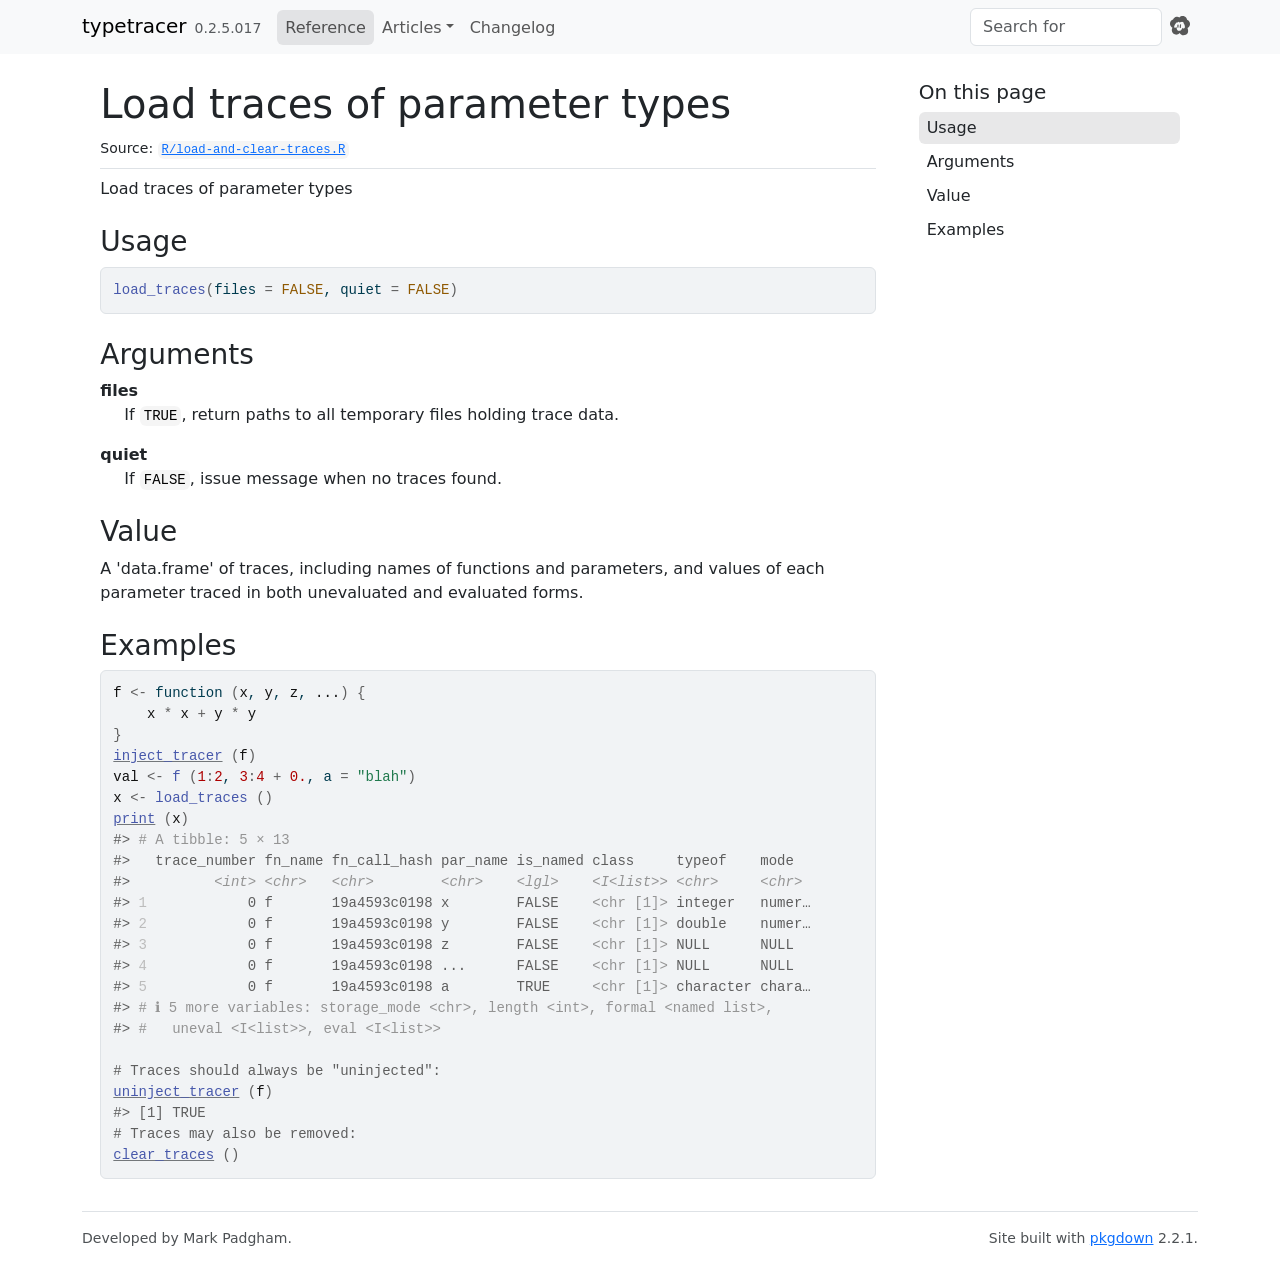
<file: reference/load_traces.html>
<!DOCTYPE html>
<!-- Generated by pkgdown: do not edit by hand --><html lang="en-GB"><head><meta charset="UTF-8"><meta http-equiv="X-UA-Compatible" content="IE=edge"><meta name="viewport" content="width=device-width, initial-scale=1, shrink-to-fit=no"><title>Load traces of parameter types — load_traces • typetracer</title><script src="../deps/jquery-3.6.0/jquery-3.6.0.min.js"></script><meta name="viewport" content="width=device-width, initial-scale=1, shrink-to-fit=no"><link href="../deps/bootstrap-5.3.8/bootstrap.min.css" rel="stylesheet"><script src="../deps/bootstrap-5.3.8/bootstrap.bundle.min.js"></script><link href="../deps/font-awesome-6.5.2/css/all.min.css" rel="stylesheet"><link href="../deps/font-awesome-6.5.2/css/v4-shims.min.css" rel="stylesheet"><script src="../deps/headroom-0.11.0/headroom.min.js"></script><script src="../deps/headroom-0.11.0/jQuery.headroom.min.js"></script><script src="../deps/bootstrap-toc-1.0.1/bootstrap-toc.min.js"></script><script src="../deps/clipboard.js-2.0.11/clipboard.min.js"></script><script src="../deps/search-1.0.0/autocomplete.jquery.min.js"></script><script src="../deps/search-1.0.0/fuse.min.js"></script><script src="../deps/search-1.0.0/mark.min.js"></script><!-- pkgdown --><script src="../pkgdown.js"></script><link href="../extra.css" rel="stylesheet"><meta property="og:title" content="Load traces of parameter types — load_traces"><meta name="description" content="Load traces of parameter types"><meta property="og:description" content="Load traces of parameter types"></head><body>
    <a href="#main" class="visually-hidden-focusable">Skip to contents</a>


    <nav class="navbar navbar-expand-lg fixed-top bg-light" data-bs-theme="light" aria-label="Site navigation"><div class="container">

    <a class="navbar-brand me-2" href="../index.html">typetracer</a>

    <small class="nav-text text-muted me-auto" data-bs-toggle="tooltip" data-bs-placement="bottom" title="">0.2.5.017</small>


    <button class="navbar-toggler" type="button" data-bs-toggle="collapse" data-bs-target="#navbar" aria-controls="navbar" aria-expanded="false" aria-label="Toggle navigation">
      <span class="navbar-toggler-icon"></span>
    </button>

    <div id="navbar" class="collapse navbar-collapse ms-3">
      <ul class="navbar-nav me-auto"><li class="active nav-item"><a class="nav-link" href="../reference/index.html">Reference</a></li>
<li class="nav-item dropdown">
  <button class="nav-link dropdown-toggle" type="button" id="dropdown-articles" data-bs-toggle="dropdown" aria-expanded="false" aria-haspopup="true">Articles</button>
  <ul class="dropdown-menu" aria-labelledby="dropdown-articles"><li><a class="dropdown-item" href="../articles/nse.html">Non-Standard Evaluation</a></li>
  </ul></li>
<li class="nav-item"><a class="nav-link" href="../news/index.html">Changelog</a></li>
      </ul><ul class="navbar-nav"><li class="nav-item"><form class="form-inline" role="search">
 <input class="form-control" type="search" name="search-input" id="search-input" autocomplete="off" aria-label="Search site" placeholder="Search for" data-search-index="../search.json"></form></li>
<li class="nav-item"><a class="external-link nav-link" href="https://tangled.org/mpadge.eu/typetracer" aria-label="Tangled"></a></li>
      </ul></div>


  </div>
</nav><div class="container template-reference-topic">
<div class="row">
  <main id="main" class="col-md-9"><div class="page-header">

      <h1>Load traces of parameter types</h1>
      <small class="dont-index">Source: <a href="https://tangled.org/mpadge.eu/typetracer/tree/main/R/load-and-clear-traces.R" class="external-link"><code>R/load-and-clear-traces.R</code></a></small>
      <div class="d-none name"><code>load_traces.Rd</code></div>
    </div>

    <div class="ref-description section level2">
    <p>Load traces of parameter types</p>
    </div>

    <div class="section level2">
    <h2 id="ref-usage">Usage<a class="anchor" aria-label="anchor" href="#ref-usage"></a></h2>
    <div class="sourceCode"><pre class="sourceCode r"><code><span><span class="fu">load_traces</span><span class="op">(</span>files <span class="op">=</span> <span class="cn">FALSE</span>, quiet <span class="op">=</span> <span class="cn">FALSE</span><span class="op">)</span></span></code></pre></div>
    </div>

    <div class="section level2">
    <h2 id="arguments">Arguments<a class="anchor" aria-label="anchor" href="#arguments"></a></h2>


<dl><dt id="arg-files">files<a class="anchor" aria-label="anchor" href="#arg-files"></a></dt>
<dd><p>If <code>TRUE</code>, return paths to all temporary files holding trace
data.</p></dd>


<dt id="arg-quiet">quiet<a class="anchor" aria-label="anchor" href="#arg-quiet"></a></dt>
<dd><p>If <code>FALSE</code>, issue message when no traces found.</p></dd>

</dl></div>
    <div class="section level2">
    <h2 id="value">Value<a class="anchor" aria-label="anchor" href="#value"></a></h2>
    <p>A 'data.frame' of traces, including names of functions and
parameters, and values of each parameter traced in both unevaluated and
evaluated forms.</p>
    </div>

    <div class="section level2">
    <h2 id="ref-examples">Examples<a class="anchor" aria-label="anchor" href="#ref-examples"></a></h2>
    <div class="sourceCode"><pre class="sourceCode r"><code><span class="r-in"><span><span class="va">f</span> <span class="op">&lt;-</span> <span class="kw">function</span> <span class="op">(</span><span class="va">x</span>, <span class="va">y</span>, <span class="va">z</span>, <span class="va">...</span><span class="op">)</span> <span class="op">{</span></span></span>
<span class="r-in"><span>    <span class="va">x</span> <span class="op">*</span> <span class="va">x</span> <span class="op">+</span> <span class="va">y</span> <span class="op">*</span> <span class="va">y</span></span></span>
<span class="r-in"><span><span class="op">}</span></span></span>
<span class="r-in"><span><span class="fu"><a href="inject_tracer.html">inject_tracer</a></span> <span class="op">(</span><span class="va">f</span><span class="op">)</span></span></span>
<span class="r-in"><span><span class="va">val</span> <span class="op">&lt;-</span> <span class="fu">f</span> <span class="op">(</span><span class="fl">1</span><span class="op">:</span><span class="fl">2</span>, <span class="fl">3</span><span class="op">:</span><span class="fl">4</span> <span class="op">+</span> <span class="fl">0.</span>, a <span class="op">=</span> <span class="st">"blah"</span><span class="op">)</span></span></span>
<span class="r-in"><span><span class="va">x</span> <span class="op">&lt;-</span> <span class="fu">load_traces</span> <span class="op">(</span><span class="op">)</span></span></span>
<span class="r-in"><span><span class="fu"><a href="https://rdrr.io/r/base/print.html" class="external-link">print</a></span> <span class="op">(</span><span class="va">x</span><span class="op">)</span></span></span>
<span class="r-out co"><span class="r-pr">#&gt;</span> <span style="color: #949494;"># A tibble: 5 × 13</span></span>
<span class="r-out co"><span class="r-pr">#&gt;</span>   trace_number fn_name fn_call_hash par_name is_named class     typeof    mode  </span>
<span class="r-out co"><span class="r-pr">#&gt;</span>          <span style="color: #949494; font-style: italic;">&lt;int&gt;</span> <span style="color: #949494; font-style: italic;">&lt;chr&gt;</span>   <span style="color: #949494; font-style: italic;">&lt;chr&gt;</span>        <span style="color: #949494; font-style: italic;">&lt;chr&gt;</span>    <span style="color: #949494; font-style: italic;">&lt;lgl&gt;</span>    <span style="color: #949494; font-style: italic;">&lt;I&lt;list&gt;&gt;</span> <span style="color: #949494; font-style: italic;">&lt;chr&gt;</span>     <span style="color: #949494; font-style: italic;">&lt;chr&gt;</span> </span>
<span class="r-out co"><span class="r-pr">#&gt;</span> <span style="color: #BCBCBC;">1</span>            0 f       19a4593c0198 x        FALSE    <span style="color: #949494;">&lt;chr [1]&gt;</span> integer   numer…</span>
<span class="r-out co"><span class="r-pr">#&gt;</span> <span style="color: #BCBCBC;">2</span>            0 f       19a4593c0198 y        FALSE    <span style="color: #949494;">&lt;chr [1]&gt;</span> double    numer…</span>
<span class="r-out co"><span class="r-pr">#&gt;</span> <span style="color: #BCBCBC;">3</span>            0 f       19a4593c0198 z        FALSE    <span style="color: #949494;">&lt;chr [1]&gt;</span> NULL      NULL  </span>
<span class="r-out co"><span class="r-pr">#&gt;</span> <span style="color: #BCBCBC;">4</span>            0 f       19a4593c0198 ...      FALSE    <span style="color: #949494;">&lt;chr [1]&gt;</span> NULL      NULL  </span>
<span class="r-out co"><span class="r-pr">#&gt;</span> <span style="color: #BCBCBC;">5</span>            0 f       19a4593c0198 a        TRUE     <span style="color: #949494;">&lt;chr [1]&gt;</span> character chara…</span>
<span class="r-out co"><span class="r-pr">#&gt;</span> <span style="color: #949494;"># ℹ 5 more variables: storage_mode &lt;chr&gt;, length &lt;int&gt;, formal &lt;named list&gt;,</span></span>
<span class="r-out co"><span class="r-pr">#&gt;</span> <span style="color: #949494;">#   uneval &lt;I&lt;list&gt;&gt;, eval &lt;I&lt;list&gt;&gt;</span></span>
<span class="r-in"><span></span></span>
<span class="r-in"><span><span class="co"># Traces should always be "uninjected":</span></span></span>
<span class="r-in"><span><span class="fu"><a href="uninject_tracer.html">uninject_tracer</a></span> <span class="op">(</span><span class="va">f</span><span class="op">)</span></span></span>
<span class="r-out co"><span class="r-pr">#&gt;</span> [1] TRUE</span>
<span class="r-in"><span><span class="co"># Traces may also be removed:</span></span></span>
<span class="r-in"><span><span class="fu"><a href="clear_traces.html">clear_traces</a></span> <span class="op">(</span><span class="op">)</span></span></span>
</code></pre></div>
    </div>
  </main><aside class="col-md-3"><nav id="toc" aria-label="Table of contents"><h2>On this page</h2>
    </nav></aside></div>


    <footer><div class="pkgdown-footer-left">
  <p>Developed by Mark Padgham.</p>
</div>

<div class="pkgdown-footer-right">
  <p>Site built with <a href="https://pkgdown.r-lib.org/" class="external-link">pkgdown</a> 2.2.1.</p>
</div>

    </footer></div>





  </body></html>
</file>
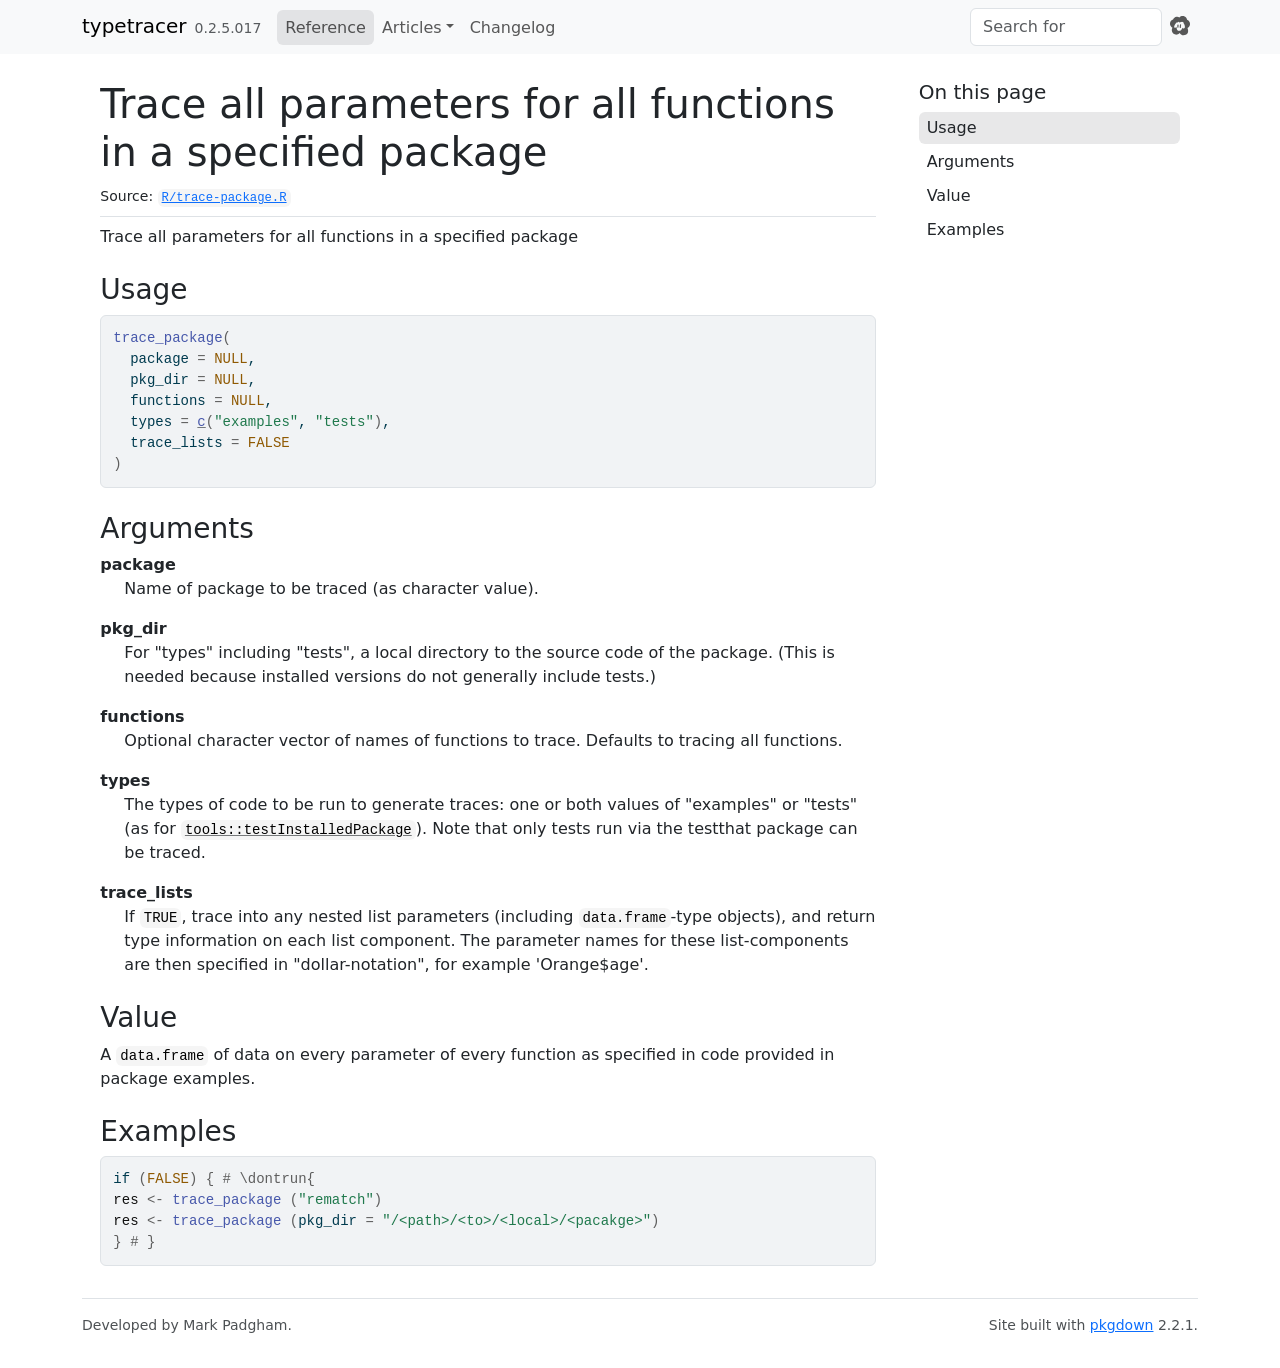
<file: reference/trace_package.html>
<!DOCTYPE html>
<!-- Generated by pkgdown: do not edit by hand --><html lang="en-GB"><head><meta charset="UTF-8"><meta http-equiv="X-UA-Compatible" content="IE=edge"><meta name="viewport" content="width=device-width, initial-scale=1, shrink-to-fit=no"><title>Trace all parameters for all functions in a specified package — trace_package • typetracer</title><script src="../deps/jquery-3.6.0/jquery-3.6.0.min.js"></script><meta name="viewport" content="width=device-width, initial-scale=1, shrink-to-fit=no"><link href="../deps/bootstrap-5.3.8/bootstrap.min.css" rel="stylesheet"><script src="../deps/bootstrap-5.3.8/bootstrap.bundle.min.js"></script><link href="../deps/font-awesome-6.5.2/css/all.min.css" rel="stylesheet"><link href="../deps/font-awesome-6.5.2/css/v4-shims.min.css" rel="stylesheet"><script src="../deps/headroom-0.11.0/headroom.min.js"></script><script src="../deps/headroom-0.11.0/jQuery.headroom.min.js"></script><script src="../deps/bootstrap-toc-1.0.1/bootstrap-toc.min.js"></script><script src="../deps/clipboard.js-2.0.11/clipboard.min.js"></script><script src="../deps/search-1.0.0/autocomplete.jquery.min.js"></script><script src="../deps/search-1.0.0/fuse.min.js"></script><script src="../deps/search-1.0.0/mark.min.js"></script><!-- pkgdown --><script src="../pkgdown.js"></script><link href="../extra.css" rel="stylesheet"><meta property="og:title" content="Trace all parameters for all functions in a specified package — trace_package"><meta name="description" content="Trace all parameters for all functions in a specified package"><meta property="og:description" content="Trace all parameters for all functions in a specified package"></head><body>
    <a href="#main" class="visually-hidden-focusable">Skip to contents</a>


    <nav class="navbar navbar-expand-lg fixed-top bg-light" data-bs-theme="light" aria-label="Site navigation"><div class="container">

    <a class="navbar-brand me-2" href="../index.html">typetracer</a>

    <small class="nav-text text-muted me-auto" data-bs-toggle="tooltip" data-bs-placement="bottom" title="">0.2.5.017</small>


    <button class="navbar-toggler" type="button" data-bs-toggle="collapse" data-bs-target="#navbar" aria-controls="navbar" aria-expanded="false" aria-label="Toggle navigation">
      <span class="navbar-toggler-icon"></span>
    </button>

    <div id="navbar" class="collapse navbar-collapse ms-3">
      <ul class="navbar-nav me-auto"><li class="active nav-item"><a class="nav-link" href="../reference/index.html">Reference</a></li>
<li class="nav-item dropdown">
  <button class="nav-link dropdown-toggle" type="button" id="dropdown-articles" data-bs-toggle="dropdown" aria-expanded="false" aria-haspopup="true">Articles</button>
  <ul class="dropdown-menu" aria-labelledby="dropdown-articles"><li><a class="dropdown-item" href="../articles/nse.html">Non-Standard Evaluation</a></li>
  </ul></li>
<li class="nav-item"><a class="nav-link" href="../news/index.html">Changelog</a></li>
      </ul><ul class="navbar-nav"><li class="nav-item"><form class="form-inline" role="search">
 <input class="form-control" type="search" name="search-input" id="search-input" autocomplete="off" aria-label="Search site" placeholder="Search for" data-search-index="../search.json"></form></li>
<li class="nav-item"><a class="external-link nav-link" href="https://tangled.org/mpadge.eu/typetracer" aria-label="Tangled"></a></li>
      </ul></div>


  </div>
</nav><div class="container template-reference-topic">
<div class="row">
  <main id="main" class="col-md-9"><div class="page-header">

      <h1>Trace all parameters for all functions in a specified package</h1>
      <small class="dont-index">Source: <a href="https://tangled.org/mpadge.eu/typetracer/tree/main/R/trace-package.R" class="external-link"><code>R/trace-package.R</code></a></small>
      <div class="d-none name"><code>trace_package.Rd</code></div>
    </div>

    <div class="ref-description section level2">
    <p>Trace all parameters for all functions in a specified package</p>
    </div>

    <div class="section level2">
    <h2 id="ref-usage">Usage<a class="anchor" aria-label="anchor" href="#ref-usage"></a></h2>
    <div class="sourceCode"><pre class="sourceCode r"><code><span><span class="fu">trace_package</span><span class="op">(</span></span>
<span>  package <span class="op">=</span> <span class="cn">NULL</span>,</span>
<span>  pkg_dir <span class="op">=</span> <span class="cn">NULL</span>,</span>
<span>  functions <span class="op">=</span> <span class="cn">NULL</span>,</span>
<span>  types <span class="op">=</span> <span class="fu"><a href="https://rdrr.io/r/base/c.html" class="external-link">c</a></span><span class="op">(</span><span class="st">"examples"</span>, <span class="st">"tests"</span><span class="op">)</span>,</span>
<span>  trace_lists <span class="op">=</span> <span class="cn">FALSE</span></span>
<span><span class="op">)</span></span></code></pre></div>
    </div>

    <div class="section level2">
    <h2 id="arguments">Arguments<a class="anchor" aria-label="anchor" href="#arguments"></a></h2>


<dl><dt id="arg-package">package<a class="anchor" aria-label="anchor" href="#arg-package"></a></dt>
<dd><p>Name of package to be traced (as character value).</p></dd>


<dt id="arg-pkg-dir">pkg_dir<a class="anchor" aria-label="anchor" href="#arg-pkg-dir"></a></dt>
<dd><p>For "types" including "tests", a local directory to the source
code of the package. (This is needed because installed versions do not
generally include tests.)</p></dd>


<dt id="arg-functions">functions<a class="anchor" aria-label="anchor" href="#arg-functions"></a></dt>
<dd><p>Optional character vector of names of functions to trace.
Defaults to tracing all functions.</p></dd>


<dt id="arg-types">types<a class="anchor" aria-label="anchor" href="#arg-types"></a></dt>
<dd><p>The types of code to be run to generate traces: one or both
values of "examples" or "tests" (as for <code><a href="https://rdrr.io/r/tools/testInstalledPackage.html" class="external-link">tools::testInstalledPackage</a></code>). Note
that only tests run via the <span class="pkg">testthat</span> package can be traced.</p></dd>


<dt id="arg-trace-lists">trace_lists<a class="anchor" aria-label="anchor" href="#arg-trace-lists"></a></dt>
<dd><p>If <code>TRUE</code>, trace into any nested list parameters
(including <code>data.frame</code>-type objects), and return type information on each
list component. The parameter names for these list-components are then
specified in "dollar-notation", for example 'Orange$age'.</p></dd>

</dl></div>
    <div class="section level2">
    <h2 id="value">Value<a class="anchor" aria-label="anchor" href="#value"></a></h2>
    <p>A <code>data.frame</code> of data on every parameter of every function as
specified in code provided in package examples.</p>
    </div>

    <div class="section level2">
    <h2 id="ref-examples">Examples<a class="anchor" aria-label="anchor" href="#ref-examples"></a></h2>
    <div class="sourceCode"><pre class="sourceCode r"><code><span class="r-in"><span><span class="kw">if</span> <span class="op">(</span><span class="cn">FALSE</span><span class="op">)</span> <span class="op">{</span> <span class="co"># \dontrun{</span></span></span>
<span class="r-in"><span><span class="va">res</span> <span class="op">&lt;-</span> <span class="fu">trace_package</span> <span class="op">(</span><span class="st">"rematch"</span><span class="op">)</span></span></span>
<span class="r-in"><span><span class="va">res</span> <span class="op">&lt;-</span> <span class="fu">trace_package</span> <span class="op">(</span>pkg_dir <span class="op">=</span> <span class="st">"/&lt;path&gt;/&lt;to&gt;/&lt;local&gt;/&lt;pacakge&gt;"</span><span class="op">)</span></span></span>
<span class="r-in"><span><span class="op">}</span> <span class="co"># }</span></span></span>
</code></pre></div>
    </div>
  </main><aside class="col-md-3"><nav id="toc" aria-label="Table of contents"><h2>On this page</h2>
    </nav></aside></div>


    <footer><div class="pkgdown-footer-left">
  <p>Developed by Mark Padgham.</p>
</div>

<div class="pkgdown-footer-right">
  <p>Site built with <a href="https://pkgdown.r-lib.org/" class="external-link">pkgdown</a> 2.2.1.</p>
</div>

    </footer></div>





  </body></html>
</file>
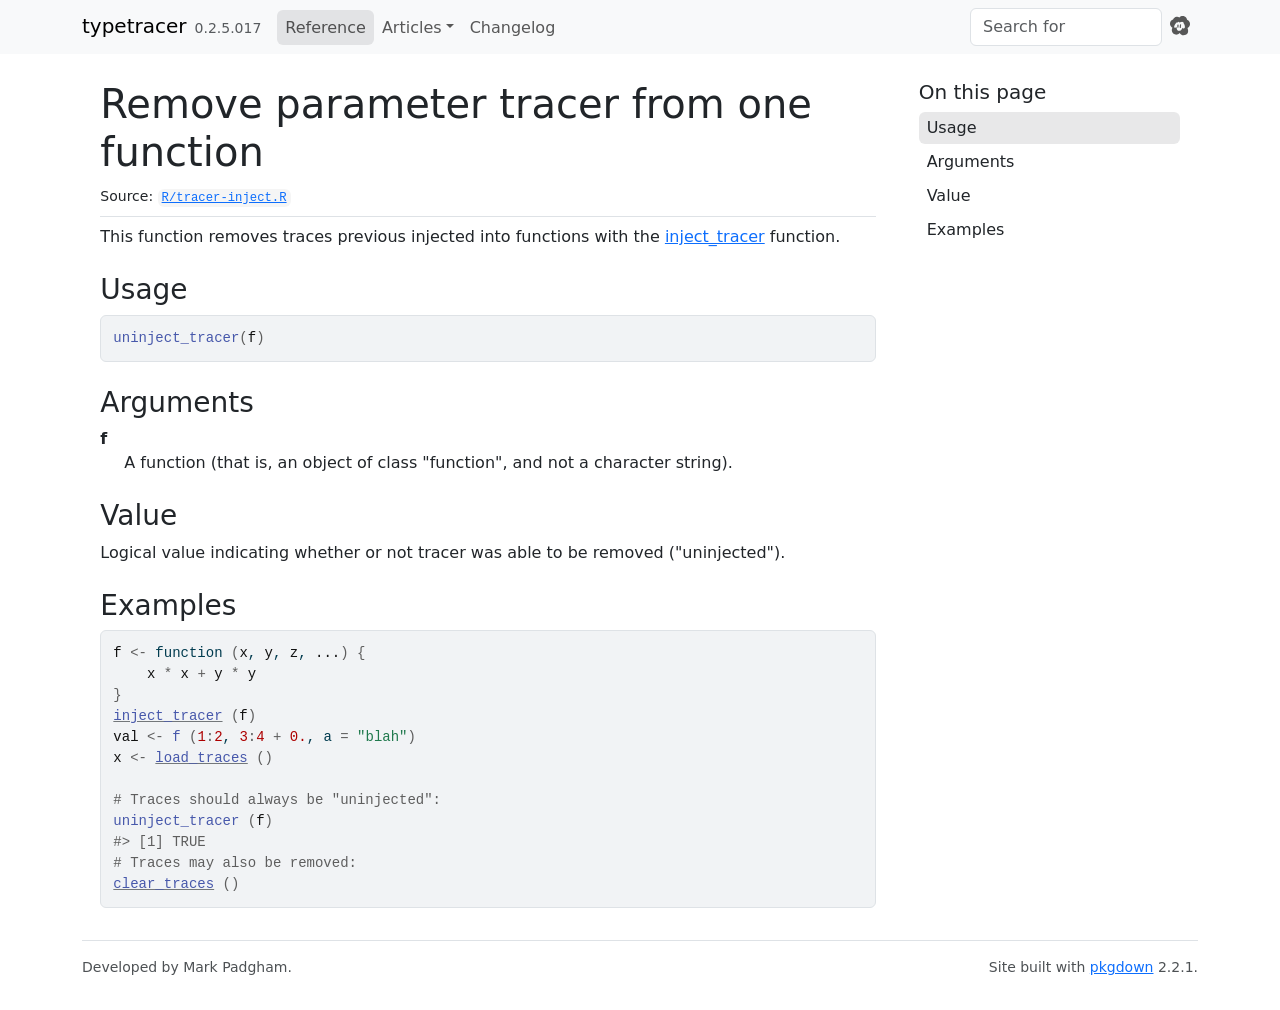
<file: reference/uninject_tracer.html>
<!DOCTYPE html>
<!-- Generated by pkgdown: do not edit by hand --><html lang="en-GB"><head><meta charset="UTF-8"><meta http-equiv="X-UA-Compatible" content="IE=edge"><meta name="viewport" content="width=device-width, initial-scale=1, shrink-to-fit=no"><title>Remove parameter tracer from one function — uninject_tracer • typetracer</title><script src="../deps/jquery-3.6.0/jquery-3.6.0.min.js"></script><meta name="viewport" content="width=device-width, initial-scale=1, shrink-to-fit=no"><link href="../deps/bootstrap-5.3.8/bootstrap.min.css" rel="stylesheet"><script src="../deps/bootstrap-5.3.8/bootstrap.bundle.min.js"></script><link href="../deps/font-awesome-6.5.2/css/all.min.css" rel="stylesheet"><link href="../deps/font-awesome-6.5.2/css/v4-shims.min.css" rel="stylesheet"><script src="../deps/headroom-0.11.0/headroom.min.js"></script><script src="../deps/headroom-0.11.0/jQuery.headroom.min.js"></script><script src="../deps/bootstrap-toc-1.0.1/bootstrap-toc.min.js"></script><script src="../deps/clipboard.js-2.0.11/clipboard.min.js"></script><script src="../deps/search-1.0.0/autocomplete.jquery.min.js"></script><script src="../deps/search-1.0.0/fuse.min.js"></script><script src="../deps/search-1.0.0/mark.min.js"></script><!-- pkgdown --><script src="../pkgdown.js"></script><link href="../extra.css" rel="stylesheet"><meta property="og:title" content="Remove parameter tracer from one function — uninject_tracer"><meta name="description" content="This function removes traces previous injected into functions with the
inject_tracer function."><meta property="og:description" content="This function removes traces previous injected into functions with the
inject_tracer function."></head><body>
    <a href="#main" class="visually-hidden-focusable">Skip to contents</a>


    <nav class="navbar navbar-expand-lg fixed-top bg-light" data-bs-theme="light" aria-label="Site navigation"><div class="container">

    <a class="navbar-brand me-2" href="../index.html">typetracer</a>

    <small class="nav-text text-muted me-auto" data-bs-toggle="tooltip" data-bs-placement="bottom" title="">0.2.5.017</small>


    <button class="navbar-toggler" type="button" data-bs-toggle="collapse" data-bs-target="#navbar" aria-controls="navbar" aria-expanded="false" aria-label="Toggle navigation">
      <span class="navbar-toggler-icon"></span>
    </button>

    <div id="navbar" class="collapse navbar-collapse ms-3">
      <ul class="navbar-nav me-auto"><li class="active nav-item"><a class="nav-link" href="../reference/index.html">Reference</a></li>
<li class="nav-item dropdown">
  <button class="nav-link dropdown-toggle" type="button" id="dropdown-articles" data-bs-toggle="dropdown" aria-expanded="false" aria-haspopup="true">Articles</button>
  <ul class="dropdown-menu" aria-labelledby="dropdown-articles"><li><a class="dropdown-item" href="../articles/nse.html">Non-Standard Evaluation</a></li>
  </ul></li>
<li class="nav-item"><a class="nav-link" href="../news/index.html">Changelog</a></li>
      </ul><ul class="navbar-nav"><li class="nav-item"><form class="form-inline" role="search">
 <input class="form-control" type="search" name="search-input" id="search-input" autocomplete="off" aria-label="Search site" placeholder="Search for" data-search-index="../search.json"></form></li>
<li class="nav-item"><a class="external-link nav-link" href="https://tangled.org/mpadge.eu/typetracer" aria-label="Tangled"></a></li>
      </ul></div>


  </div>
</nav><div class="container template-reference-topic">
<div class="row">
  <main id="main" class="col-md-9"><div class="page-header">

      <h1>Remove parameter tracer from one function</h1>
      <small class="dont-index">Source: <a href="https://tangled.org/mpadge.eu/typetracer/tree/main/R/tracer-inject.R" class="external-link"><code>R/tracer-inject.R</code></a></small>
      <div class="d-none name"><code>uninject_tracer.Rd</code></div>
    </div>

    <div class="ref-description section level2">
    <p>This function removes traces previous injected into functions with the
<a href="inject_tracer.html">inject_tracer</a> function.</p>
    </div>

    <div class="section level2">
    <h2 id="ref-usage">Usage<a class="anchor" aria-label="anchor" href="#ref-usage"></a></h2>
    <div class="sourceCode"><pre class="sourceCode r"><code><span><span class="fu">uninject_tracer</span><span class="op">(</span><span class="va">f</span><span class="op">)</span></span></code></pre></div>
    </div>

    <div class="section level2">
    <h2 id="arguments">Arguments<a class="anchor" aria-label="anchor" href="#arguments"></a></h2>


<dl><dt id="arg-f">f<a class="anchor" aria-label="anchor" href="#arg-f"></a></dt>
<dd><p>A function (that is, an object of class "function", and not a
character string).</p></dd>

</dl></div>
    <div class="section level2">
    <h2 id="value">Value<a class="anchor" aria-label="anchor" href="#value"></a></h2>
    <p>Logical value indicating whether or not tracer was able to be removed
("uninjected").</p>
    </div>

    <div class="section level2">
    <h2 id="ref-examples">Examples<a class="anchor" aria-label="anchor" href="#ref-examples"></a></h2>
    <div class="sourceCode"><pre class="sourceCode r"><code><span class="r-in"><span><span class="va">f</span> <span class="op">&lt;-</span> <span class="kw">function</span> <span class="op">(</span><span class="va">x</span>, <span class="va">y</span>, <span class="va">z</span>, <span class="va">...</span><span class="op">)</span> <span class="op">{</span></span></span>
<span class="r-in"><span>    <span class="va">x</span> <span class="op">*</span> <span class="va">x</span> <span class="op">+</span> <span class="va">y</span> <span class="op">*</span> <span class="va">y</span></span></span>
<span class="r-in"><span><span class="op">}</span></span></span>
<span class="r-in"><span><span class="fu"><a href="inject_tracer.html">inject_tracer</a></span> <span class="op">(</span><span class="va">f</span><span class="op">)</span></span></span>
<span class="r-in"><span><span class="va">val</span> <span class="op">&lt;-</span> <span class="fu">f</span> <span class="op">(</span><span class="fl">1</span><span class="op">:</span><span class="fl">2</span>, <span class="fl">3</span><span class="op">:</span><span class="fl">4</span> <span class="op">+</span> <span class="fl">0.</span>, a <span class="op">=</span> <span class="st">"blah"</span><span class="op">)</span></span></span>
<span class="r-in"><span><span class="va">x</span> <span class="op">&lt;-</span> <span class="fu"><a href="load_traces.html">load_traces</a></span> <span class="op">(</span><span class="op">)</span></span></span>
<span class="r-in"><span></span></span>
<span class="r-in"><span><span class="co"># Traces should always be "uninjected":</span></span></span>
<span class="r-in"><span><span class="fu">uninject_tracer</span> <span class="op">(</span><span class="va">f</span><span class="op">)</span></span></span>
<span class="r-out co"><span class="r-pr">#&gt;</span> [1] TRUE</span>
<span class="r-in"><span><span class="co"># Traces may also be removed:</span></span></span>
<span class="r-in"><span><span class="fu"><a href="clear_traces.html">clear_traces</a></span> <span class="op">(</span><span class="op">)</span></span></span>
</code></pre></div>
    </div>
  </main><aside class="col-md-3"><nav id="toc" aria-label="Table of contents"><h2>On this page</h2>
    </nav></aside></div>


    <footer><div class="pkgdown-footer-left">
  <p>Developed by Mark Padgham.</p>
</div>

<div class="pkgdown-footer-right">
  <p>Site built with <a href="https://pkgdown.r-lib.org/" class="external-link">pkgdown</a> 2.2.1.</p>
</div>

    </footer></div>





  </body></html>
</file>
<file: extra.css>
/* Tangled logo (MIT, (c) 2025 Anirudh Oppiliappan, Akshay Oppiliappan and contributors); see pkgdown/assets/tangled-dolly.svg */
a.nav-link[aria-label="Tangled"]::before {
  content: "";
  display: inline-block;
  width: 1.25em;
  height: 1.25em;
  vertical-align: -0.2em;
  background-color: currentColor;
  -webkit-mask: url('tangled-dolly.svg') center / contain no-repeat;
  mask: url('tangled-dolly.svg') center / contain no-repeat;
}
</file>
<file: deps/font-awesome-6.5.2/css/v4-shims.min.css>
/*!
 * Font Awesome Free 6.5.2 by @fontawesome - https://fontawesome.com
 * License - https://fontawesome.com/license/free (Icons: CC BY 4.0, Fonts: SIL OFL 1.1, Code: MIT License)
 * Copyright 2024 Fonticons, Inc.
 */
.fa.fa-glass:before{content:"\f000"}.fa.fa-envelope-o{font-family:"Font Awesome 6 Free";font-weight:400}.fa.fa-envelope-o:before{content:"\f0e0"}.fa.fa-star-o{font-family:"Font Awesome 6 Free";font-weight:400}.fa.fa-star-o:before{content:"\f005"}.fa.fa-close:before,.fa.fa-remove:before{content:"\f00d"}.fa.fa-gear:before{content:"\f013"}.fa.fa-trash-o{font-family:"Font Awesome 6 Free";font-weight:400}.fa.fa-trash-o:before{content:"\f2ed"}.fa.fa-home:before{content:"\f015"}.fa.fa-file-o{font-family:"Font Awesome 6 Free";font-weight:400}.fa.fa-file-o:before{content:"\f15b"}.fa.fa-clock-o{font-family:"Font Awesome 6 Free";font-weight:400}.fa.fa-clock-o:before{content:"\f017"}.fa.fa-arrow-circle-o-down{font-family:"Font Awesome 6 Free";font-weight:400}.fa.fa-arrow-circle-o-down:before{content:"\f358"}.fa.fa-arrow-circle-o-up{font-family:"Font Awesome 6 Free";font-weight:400}.fa.fa-arrow-circle-o-up:before{content:"\f35b"}.fa.fa-play-circle-o{font-family:"Font Awesome 6 Free";font-weight:400}.fa.fa-play-circle-o:before{content:"\f144"}.fa.fa-repeat:before,.fa.fa-rotate-right:before{content:"\f01e"}.fa.fa-refresh:before{content:"\f021"}.fa.fa-list-alt{font-family:"Font Awesome 6 Free";font-weight:400}.fa.fa-list-alt:before{content:"\f022"}.fa.fa-dedent:before{content:"\f03b"}.fa.fa-video-camera:before{content:"\f03d"}.fa.fa-picture-o{font-family:"Font Awesome 6 Free";font-weight:400}.fa.fa-picture-o:before{content:"\f03e"}.fa.fa-photo{font-family:"Font Awesome 6 Free";font-weight:400}.fa.fa-photo:before{content:"\f03e"}.fa.fa-image{font-family:"Font Awesome 6 Free";font-weight:400}.fa.fa-image:before{content:"\f03e"}.fa.fa-map-marker:before{content:"\f3c5"}.fa.fa-pencil-square-o{font-family:"Font Awesome 6 Free";font-weight:400}.fa.fa-pencil-square-o:before{content:"\f044"}.fa.fa-edit{font-family:"Font Awesome 6 Free";font-weight:400}.fa.fa-edit:before{content:"\f044"}.fa.fa-share-square-o:before{content:"\f14d"}.fa.fa-check-square-o{font-family:"Font Awesome 6 Free";font-weight:400}.fa.fa-check-square-o:before{content:"\f14a"}.fa.fa-arrows:before{content:"\f0b2"}.fa.fa-times-circle-o{font-family:"Font Awesome 6 Free";font-weight:400}.fa.fa-times-circle-o:before{content:"\f057"}.fa.fa-check-circle-o{font-family:"Font Awesome 6 Free";font-weight:400}.fa.fa-check-circle-o:before{content:"\f058"}.fa.fa-mail-forward:before{content:"\f064"}.fa.fa-expand:before{content:"\f424"}.fa.fa-compress:before{content:"\f422"}.fa.fa-eye,.fa.fa-eye-slash{font-family:"Font Awesome 6 Free";font-weight:400}.fa.fa-warning:before{content:"\f071"}.fa.fa-calendar:before{content:"\f073"}.fa.fa-arrows-v:before{content:"\f338"}.fa.fa-arrows-h:before{content:"\f337"}.fa.fa-bar-chart-o:before,.fa.fa-bar-chart:before{content:"\e0e3"}.fa.fa-twitter-square{font-family:"Font Awesome 6 Brands";font-weight:400}.fa.fa-twitter-square:before{content:"\f081"}.fa.fa-facebook-square{font-family:"Font Awesome 6 Brands";font-weight:400}.fa.fa-facebook-square:before{content:"\f082"}.fa.fa-gears:before{content:"\f085"}.fa.fa-thumbs-o-up{font-family:"Font Awesome 6 Free";font-weight:400}.fa.fa-thumbs-o-up:before{content:"\f164"}.fa.fa-thumbs-o-down{font-family:"Font Awesome 6 Free";font-weight:400}.fa.fa-thumbs-o-down:before{content:"\f165"}.fa.fa-heart-o{font-family:"Font Awesome 6 Free";font-weight:400}.fa.fa-heart-o:before{content:"\f004"}.fa.fa-sign-out:before{content:"\f2f5"}.fa.fa-linkedin-square{font-family:"Font Awesome 6 Brands";font-weight:400}.fa.fa-linkedin-square:before{content:"\f08c"}.fa.fa-thumb-tack:before{content:"\f08d"}.fa.fa-external-link:before{content:"\f35d"}.fa.fa-sign-in:before{content:"\f2f6"}.fa.fa-github-square{font-family:"Font Awesome 6 Brands";font-weight:400}.fa.fa-github-square:before{content:"\f092"}.fa.fa-lemon-o{font-family:"Font Awesome 6 Free";font-weight:400}.fa.fa-lemon-o:before{content:"\f094"}.fa.fa-square-o{font-family:"Font Awesome 6 Free";font-weight:400}.fa.fa-square-o:before{content:"\f0c8"}.fa.fa-bookmark-o{font-family:"Font Awesome 6 Free";font-weight:400}.fa.fa-bookmark-o:before{content:"\f02e"}.fa.fa-facebook,.fa.fa-twitter{font-family:"Font Awesome 6 Brands";font-weight:400}.fa.fa-facebook:before{content:"\f39e"}.fa.fa-facebook-f{font-family:"Font Awesome 6 Brands";font-weight:400}.fa.fa-facebook-f:before{content:"\f39e"}.fa.fa-github{font-family:"Font Awesome 6 Brands";font-weight:400}.fa.fa-credit-card{font-family:"Font Awesome 6 Free";font-weight:400}.fa.fa-feed:before{content:"\f09e"}.fa.fa-hdd-o{font-family:"Font Awesome 6 Free";font-weight:400}.fa.fa-hdd-o:before{content:"\f0a0"}.fa.fa-hand-o-right{font-family:"Font Awesome 6 Free";font-weight:400}.fa.fa-hand-o-right:before{content:"\f0a4"}.fa.fa-hand-o-left{font-family:"Font Awesome 6 Free";font-weight:400}.fa.fa-hand-o-left:before{content:"\f0a5"}.fa.fa-hand-o-up{font-family:"Font Awesome 6 Free";font-weight:400}.fa.fa-hand-o-up:before{content:"\f0a6"}.fa.fa-hand-o-down{font-family:"Font Awesome 6 Free";font-weight:400}.fa.fa-hand-o-down:before{content:"\f0a7"}.fa.fa-globe:before{content:"\f57d"}.fa.fa-tasks:before{content:"\f828"}.fa.fa-arrows-alt:before{content:"\f31e"}.fa.fa-group:before{content:"\f0c0"}.fa.fa-chain:before{content:"\f0c1"}.fa.fa-cut:before{content:"\f0c4"}.fa.fa-files-o{font-family:"Font Awesome 6 Free";font-weight:400}.fa.fa-files-o:before{content:"\f0c5"}.fa.fa-floppy-o{font-family:"Font Awesome 6 Free";font-weight:400}.fa.fa-floppy-o:before{content:"\f0c7"}.fa.fa-save{font-family:"Font Awesome 6 Free";font-weight:400}.fa.fa-save:before{content:"\f0c7"}.fa.fa-navicon:before,.fa.fa-reorder:before{content:"\f0c9"}.fa.fa-magic:before{content:"\e2ca"}.fa.fa-pinterest,.fa.fa-pinterest-square{font-family:"Font Awesome 6 Brands";font-weight:400}.fa.fa-pinterest-square:before{content:"\f0d3"}.fa.fa-google-plus-square{font-family:"Font Awesome 6 Brands";font-weight:400}.fa.fa-google-plus-square:before{content:"\f0d4"}.fa.fa-google-plus{font-family:"Font Awesome 6 Brands";font-weight:400}.fa.fa-google-plus:before{content:"\f0d5"}.fa.fa-money:before{content:"\f3d1"}.fa.fa-unsorted:before{content:"\f0dc"}.fa.fa-sort-desc:before{content:"\f0dd"}.fa.fa-sort-asc:before{content:"\f0de"}.fa.fa-linkedin{font-family:"Font Awesome 6 Brands";font-weight:400}.fa.fa-linkedin:before{content:"\f0e1"}.fa.fa-rotate-left:before{content:"\f0e2"}.fa.fa-legal:before{content:"\f0e3"}.fa.fa-dashboard:before,.fa.fa-tachometer:before{content:"\f625"}.fa.fa-comment-o{font-family:"Font Awesome 6 Free";font-weight:400}.fa.fa-comment-o:before{content:"\f075"}.fa.fa-comments-o{font-family:"Font Awesome 6 Free";font-weight:400}.fa.fa-comments-o:before{content:"\f086"}.fa.fa-flash:before{content:"\f0e7"}.fa.fa-clipboard:before{content:"\f0ea"}.fa.fa-lightbulb-o{font-family:"Font Awesome 6 Free";font-weight:400}.fa.fa-lightbulb-o:before{content:"\f0eb"}.fa.fa-exchange:before{content:"\f362"}.fa.fa-cloud-download:before{content:"\f0ed"}.fa.fa-cloud-upload:before{content:"\f0ee"}.fa.fa-bell-o{font-family:"Font Awesome 6 Free";font-weight:400}.fa.fa-bell-o:before{content:"\f0f3"}.fa.fa-cutlery:before{content:"\f2e7"}.fa.fa-file-text-o{font-family:"Font Awesome 6 Free";font-weight:400}.fa.fa-file-text-o:before{content:"\f15c"}.fa.fa-building-o{font-family:"Font Awesome 6 Free";font-weight:400}.fa.fa-building-o:before{content:"\f1ad"}.fa.fa-hospital-o{font-family:"Font Awesome 6 Free";font-weight:400}.fa.fa-hospital-o:before{content:"\f0f8"}.fa.fa-tablet:before{content:"\f3fa"}.fa.fa-mobile-phone:before,.fa.fa-mobile:before{content:"\f3cd"}.fa.fa-circle-o{font-family:"Font Awesome 6 Free";font-weight:400}.fa.fa-circle-o:before{content:"\f111"}.fa.fa-mail-reply:before{content:"\f3e5"}.fa.fa-github-alt{font-family:"Font Awesome 6 Brands";font-weight:400}.fa.fa-folder-o{font-family:"Font Awesome 6 Free";font-weight:400}.fa.fa-folder-o:before{content:"\f07b"}.fa.fa-folder-open-o{font-family:"Font Awesome 6 Free";font-weight:400}.fa.fa-folder-open-o:before{content:"\f07c"}.fa.fa-smile-o{font-family:"Font Awesome 6 Free";font-weight:400}.fa.fa-smile-o:before{content:"\f118"}.fa.fa-frown-o{font-family:"Font Awesome 6 Free";font-weight:400}.fa.fa-frown-o:before{content:"\f119"}.fa.fa-meh-o{font-family:"Font Awesome 6 Free";font-weight:400}.fa.fa-meh-o:before{content:"\f11a"}.fa.fa-keyboard-o{font-family:"Font Awesome 6 Free";font-weight:400}.fa.fa-keyboard-o:before{content:"\f11c"}.fa.fa-flag-o{font-family:"Font Awesome 6 Free";font-weight:400}.fa.fa-flag-o:before{content:"\f024"}.fa.fa-mail-reply-all:before{content:"\f122"}.fa.fa-star-half-o{font-family:"Font Awesome 6 Free";font-weight:400}.fa.fa-star-half-o:before{content:"\f5c0"}.fa.fa-star-half-empty{font-family:"Font Awesome 6 Free";font-weight:400}.fa.fa-star-half-empty:before{content:"\f5c0"}.fa.fa-star-half-full{font-family:"Font Awesome 6 Free";font-weight:400}.fa.fa-star-half-full:before{content:"\f5c0"}.fa.fa-code-fork:before{content:"\f126"}.fa.fa-chain-broken:before,.fa.fa-unlink:before{content:"\f127"}.fa.fa-calendar-o{font-family:"Font Awesome 6 Free";font-weight:400}.fa.fa-calendar-o:before{content:"\f133"}.fa.fa-css3,.fa.fa-html5,.fa.fa-maxcdn{font-family:"Font Awesome 6 Brands";font-weight:400}.fa.fa-unlock-alt:before{content:"\f09c"}.fa.fa-minus-square-o{font-family:"Font Awesome 6 Free";font-weight:400}.fa.fa-minus-square-o:before{content:"\f146"}.fa.fa-level-up:before{content:"\f3bf"}.fa.fa-level-down:before{content:"\f3be"}.fa.fa-pencil-square:before{content:"\f14b"}.fa.fa-external-link-square:before{content:"\f360"}.fa.fa-compass{font-family:"Font Awesome 6 Free";font-weight:400}.fa.fa-caret-square-o-down{font-family:"Font Awesome 6 Free";font-weight:400}.fa.fa-caret-square-o-down:before{content:"\f150"}.fa.fa-toggle-down{font-family:"Font Awesome 6 Free";font-weight:400}.fa.fa-toggle-down:before{content:"\f150"}.fa.fa-caret-square-o-up{font-family:"Font Awesome 6 Free";font-weight:400}.fa.fa-caret-square-o-up:before{content:"\f151"}.fa.fa-toggle-up{font-family:"Font Awesome 6 Free";font-weight:400}.fa.fa-toggle-up:before{content:"\f151"}.fa.fa-caret-square-o-right{font-family:"Font Awesome 6 Free";font-weight:400}.fa.fa-caret-square-o-right:before{content:"\f152"}.fa.fa-toggle-right{font-family:"Font Awesome 6 Free";font-weight:400}.fa.fa-toggle-right:before{content:"\f152"}.fa.fa-eur:before,.fa.fa-euro:before{content:"\f153"}.fa.fa-gbp:before{content:"\f154"}.fa.fa-dollar:before,.fa.fa-usd:before{content:"\24"}.fa.fa-inr:before,.fa.fa-rupee:before{content:"\e1bc"}.fa.fa-cny:before,.fa.fa-jpy:before,.fa.fa-rmb:before,.fa.fa-yen:before{content:"\f157"}.fa.fa-rouble:before,.fa.fa-rub:before,.fa.fa-ruble:before{content:"\f158"}.fa.fa-krw:before,.fa.fa-won:before{content:"\f159"}.fa.fa-bitcoin,.fa.fa-btc{font-family:"Font Awesome 6 Brands";font-weight:400}.fa.fa-bitcoin:before{content:"\f15a"}.fa.fa-file-text:before{content:"\f15c"}.fa.fa-sort-alpha-asc:before{content:"\f15d"}.fa.fa-sort-alpha-desc:before{content:"\f881"}.fa.fa-sort-amount-asc:before{content:"\f884"}.fa.fa-sort-amount-desc:before{content:"\f160"}.fa.fa-sort-numeric-asc:before{content:"\f162"}.fa.fa-sort-numeric-desc:before{content:"\f886"}.fa.fa-youtube-square{font-family:"Font Awesome 6 Brands";font-weight:400}.fa.fa-youtube-square:before{content:"\f431"}.fa.fa-xing,.fa.fa-xing-square,.fa.fa-youtube{font-family:"Font Awesome 6 Brands";font-weight:400}.fa.fa-xing-square:before{content:"\f169"}.fa.fa-youtube-play{font-family:"Font Awesome 6 Brands";font-weight:400}.fa.fa-youtube-play:before{content:"\f167"}.fa.fa-adn,.fa.fa-bitbucket,.fa.fa-bitbucket-square,.fa.fa-dropbox,.fa.fa-flickr,.fa.fa-instagram,.fa.fa-stack-overflow{font-family:"Font Awesome 6 Brands";font-weight:400}.fa.fa-bitbucket-square:before{content:"\f171"}.fa.fa-tumblr,.fa.fa-tumblr-square{font-family:"Font Awesome 6 Brands";font-weight:400}.fa.fa-tumblr-square:before{content:"\f174"}.fa.fa-long-arrow-down:before{content:"\f309"}.fa.fa-long-arrow-up:before{content:"\f30c"}.fa.fa-long-arrow-left:before{content:"\f30a"}.fa.fa-long-arrow-right:before{content:"\f30b"}.fa.fa-android,.fa.fa-apple,.fa.fa-dribbble,.fa.fa-foursquare,.fa.fa-gittip,.fa.fa-gratipay,.fa.fa-linux,.fa.fa-skype,.fa.fa-trello,.fa.fa-windows{font-family:"Font Awesome 6 Brands";font-weight:400}.fa.fa-gittip:before{content:"\f184"}.fa.fa-sun-o{font-family:"Font Awesome 6 Free";font-weight:400}.fa.fa-sun-o:before{content:"\f185"}.fa.fa-moon-o{font-family:"Font Awesome 6 Free";font-weight:400}.fa.fa-moon-o:before{content:"\f186"}.fa.fa-pagelines,.fa.fa-renren,.fa.fa-stack-exchange,.fa.fa-vk,.fa.fa-weibo{font-family:"Font Awesome 6 Brands";font-weight:400}.fa.fa-arrow-circle-o-right{font-family:"Font Awesome 6 Free";font-weight:400}.fa.fa-arrow-circle-o-right:before{content:"\f35a"}.fa.fa-arrow-circle-o-left{font-family:"Font Awesome 6 Free";font-weight:400}.fa.fa-arrow-circle-o-left:before{content:"\f359"}.fa.fa-caret-square-o-left{font-family:"Font Awesome 6 Free";font-weight:400}.fa.fa-caret-square-o-left:before{content:"\f191"}.fa.fa-toggle-left{font-family:"Font Awesome 6 Free";font-weight:400}.fa.fa-toggle-left:before{content:"\f191"}.fa.fa-dot-circle-o{font-family:"Font Awesome 6 Free";font-weight:400}.fa.fa-dot-circle-o:before{content:"\f192"}.fa.fa-vimeo-square{font-family:"Font Awesome 6 Brands";font-weight:400}.fa.fa-vimeo-square:before{content:"\f194"}.fa.fa-try:before,.fa.fa-turkish-lira:before{content:"\e2bb"}.fa.fa-plus-square-o{font-family:"Font Awesome 6 Free";font-weight:400}.fa.fa-plus-square-o:before{content:"\f0fe"}.fa.fa-openid,.fa.fa-slack,.fa.fa-wordpress{font-family:"Font Awesome 6 Brands";font-weight:400}.fa.fa-bank:before,.fa.fa-institution:before{content:"\f19c"}.fa.fa-mortar-board:before{content:"\f19d"}.fa.fa-google,.fa.fa-reddit,.fa.fa-reddit-square,.fa.fa-yahoo{font-family:"Font Awesome 6 Brands";font-weight:400}.fa.fa-reddit-square:before{content:"\f1a2"}.fa.fa-behance,.fa.fa-behance-square,.fa.fa-delicious,.fa.fa-digg,.fa.fa-drupal,.fa.fa-joomla,.fa.fa-pied-piper-alt,.fa.fa-pied-piper-pp,.fa.fa-stumbleupon,.fa.fa-stumbleupon-circle{font-family:"Font Awesome 6 Brands";font-weight:400}.fa.fa-behance-square:before{content:"\f1b5"}.fa.fa-steam,.fa.fa-steam-square{font-family:"Font Awesome 6 Brands";font-weight:400}.fa.fa-steam-square:before{content:"\f1b7"}.fa.fa-automobile:before{content:"\f1b9"}.fa.fa-cab:before{content:"\f1ba"}.fa.fa-deviantart,.fa.fa-soundcloud,.fa.fa-spotify{font-family:"Font Awesome 6 Brands";font-weight:400}.fa.fa-file-pdf-o{font-family:"Font Awesome 6 Free";font-weight:400}.fa.fa-file-pdf-o:before{content:"\f1c1"}.fa.fa-file-word-o{font-family:"Font Awesome 6 Free";font-weight:400}.fa.fa-file-word-o:before{content:"\f1c2"}.fa.fa-file-excel-o{font-family:"Font Awesome 6 Free";font-weight:400}.fa.fa-file-excel-o:before{content:"\f1c3"}.fa.fa-file-powerpoint-o{font-family:"Font Awesome 6 Free";font-weight:400}.fa.fa-file-powerpoint-o:before{content:"\f1c4"}.fa.fa-file-image-o{font-family:"Font Awesome 6 Free";font-weight:400}.fa.fa-file-image-o:before{content:"\f1c5"}.fa.fa-file-photo-o{font-family:"Font Awesome 6 Free";font-weight:400}.fa.fa-file-photo-o:before{content:"\f1c5"}.fa.fa-file-picture-o{font-family:"Font Awesome 6 Free";font-weight:400}.fa.fa-file-picture-o:before{content:"\f1c5"}.fa.fa-file-archive-o{font-family:"Font Awesome 6 Free";font-weight:400}.fa.fa-file-archive-o:before{content:"\f1c6"}.fa.fa-file-zip-o{font-family:"Font Awesome 6 Free";font-weight:400}.fa.fa-file-zip-o:before{content:"\f1c6"}.fa.fa-file-audio-o{font-family:"Font Awesome 6 Free";font-weight:400}.fa.fa-file-audio-o:before{content:"\f1c7"}.fa.fa-file-sound-o{font-family:"Font Awesome 6 Free";font-weight:400}.fa.fa-file-sound-o:before{content:"\f1c7"}.fa.fa-file-video-o{font-family:"Font Awesome 6 Free";font-weight:400}.fa.fa-file-video-o:before{content:"\f1c8"}.fa.fa-file-movie-o{font-family:"Font Awesome 6 Free";font-weight:400}.fa.fa-file-movie-o:before{content:"\f1c8"}.fa.fa-file-code-o{font-family:"Font Awesome 6 Free";font-weight:400}.fa.fa-file-code-o:before{content:"\f1c9"}.fa.fa-codepen,.fa.fa-jsfiddle,.fa.fa-vine{font-family:"Font Awesome 6 Brands";font-weight:400}.fa.fa-life-bouy:before,.fa.fa-life-buoy:before,.fa.fa-life-saver:before,.fa.fa-support:before{content:"\f1cd"}.fa.fa-circle-o-notch:before{content:"\f1ce"}.fa.fa-ra,.fa.fa-rebel{font-family:"Font Awesome 6 Brands";font-weight:400}.fa.fa-ra:before{content:"\f1d0"}.fa.fa-resistance{font-family:"Font Awesome 6 Brands";font-weight:400}.fa.fa-resistance:before{content:"\f1d0"}.fa.fa-empire,.fa.fa-ge{font-family:"Font Awesome 6 Brands";font-weight:400}.fa.fa-ge:before{content:"\f1d1"}.fa.fa-git-square{font-family:"Font Awesome 6 Brands";font-weight:400}.fa.fa-git-square:before{content:"\f1d2"}.fa.fa-git,.fa.fa-hacker-news,.fa.fa-y-combinator-square{font-family:"Font Awesome 6 Brands";font-weight:400}.fa.fa-y-combinator-square:before{content:"\f1d4"}.fa.fa-yc-square{font-family:"Font Awesome 6 Brands";font-weight:400}.fa.fa-yc-square:before{content:"\f1d4"}.fa.fa-qq,.fa.fa-tencent-weibo,.fa.fa-wechat,.fa.fa-weixin{font-family:"Font Awesome 6 Brands";font-weight:400}.fa.fa-wechat:before{content:"\f1d7"}.fa.fa-send:before{content:"\f1d8"}.fa.fa-paper-plane-o{font-family:"Font Awesome 6 Free";font-weight:400}.fa.fa-paper-plane-o:before{content:"\f1d8"}.fa.fa-send-o{font-family:"Font Awesome 6 Free";font-weight:400}.fa.fa-send-o:before{content:"\f1d8"}.fa.fa-circle-thin{font-family:"Font Awesome 6 Free";font-weight:400}.fa.fa-circle-thin:before{content:"\f111"}.fa.fa-header:before{content:"\f1dc"}.fa.fa-futbol-o{font-family:"Font Awesome 6 Free";font-weight:400}.fa.fa-futbol-o:before{content:"\f1e3"}.fa.fa-soccer-ball-o{font-family:"Font Awesome 6 Free";font-weight:400}.fa.fa-soccer-ball-o:before{content:"\f1e3"}.fa.fa-slideshare,.fa.fa-twitch,.fa.fa-yelp{font-family:"Font Awesome 6 Brands";font-weight:400}.fa.fa-newspaper-o{font-family:"Font Awesome 6 Free";font-weight:400}.fa.fa-newspaper-o:before{content:"\f1ea"}.fa.fa-cc-amex,.fa.fa-cc-discover,.fa.fa-cc-mastercard,.fa.fa-cc-paypal,.fa.fa-cc-stripe,.fa.fa-cc-visa,.fa.fa-google-wallet,.fa.fa-paypal{font-family:"Font Awesome 6 Brands";font-weight:400}.fa.fa-bell-slash-o{font-family:"Font Awesome 6 Free";font-weight:400}.fa.fa-bell-slash-o:before{content:"\f1f6"}.fa.fa-trash:before{content:"\f2ed"}.fa.fa-copyright{font-family:"Font Awesome 6 Free";font-weight:400}.fa.fa-eyedropper:before{content:"\f1fb"}.fa.fa-area-chart:before{content:"\f1fe"}.fa.fa-pie-chart:before{content:"\f200"}.fa.fa-line-chart:before{content:"\f201"}.fa.fa-lastfm,.fa.fa-lastfm-square{font-family:"Font Awesome 6 Brands";font-weight:400}.fa.fa-lastfm-square:before{content:"\f203"}.fa.fa-angellist,.fa.fa-ioxhost{font-family:"Font Awesome 6 Brands";font-weight:400}.fa.fa-cc{font-family:"Font Awesome 6 Free";font-weight:400}.fa.fa-cc:before{content:"\f20a"}.fa.fa-ils:before,.fa.fa-shekel:before,.fa.fa-sheqel:before{content:"\f20b"}.fa.fa-buysellads,.fa.fa-connectdevelop,.fa.fa-dashcube,.fa.fa-forumbee,.fa.fa-leanpub,.fa.fa-sellsy,.fa.fa-shirtsinbulk,.fa.fa-simplybuilt,.fa.fa-skyatlas{font-family:"Font Awesome 6 Brands";font-weight:400}.fa.fa-diamond{font-family:"Font Awesome 6 Free";font-weight:400}.fa.fa-diamond:before{content:"\f3a5"}.fa.fa-intersex:before,.fa.fa-transgender:before{content:"\f224"}.fa.fa-transgender-alt:before{content:"\f225"}.fa.fa-facebook-official{font-family:"Font Awesome 6 Brands";font-weight:400}.fa.fa-facebook-official:before{content:"\f09a"}.fa.fa-pinterest-p,.fa.fa-whatsapp{font-family:"Font Awesome 6 Brands";font-weight:400}.fa.fa-hotel:before{content:"\f236"}.fa.fa-medium,.fa.fa-viacoin,.fa.fa-y-combinator,.fa.fa-yc{font-family:"Font Awesome 6 Brands";font-weight:400}.fa.fa-yc:before{content:"\f23b"}.fa.fa-expeditedssl,.fa.fa-opencart,.fa.fa-optin-monster{font-family:"Font Awesome 6 Brands";font-weight:400}.fa.fa-battery-4:before,.fa.fa-battery:before{content:"\f240"}.fa.fa-battery-3:before{content:"\f241"}.fa.fa-battery-2:before{content:"\f242"}.fa.fa-battery-1:before{content:"\f243"}.fa.fa-battery-0:before{content:"\f244"}.fa.fa-object-group,.fa.fa-object-ungroup,.fa.fa-sticky-note-o{font-family:"Font Awesome 6 Free";font-weight:400}.fa.fa-sticky-note-o:before{content:"\f249"}.fa.fa-cc-diners-club,.fa.fa-cc-jcb{font-family:"Font Awesome 6 Brands";font-weight:400}.fa.fa-clone{font-family:"Font Awesome 6 Free";font-weight:400}.fa.fa-hourglass-o:before{content:"\f254"}.fa.fa-hourglass-1:before{content:"\f251"}.fa.fa-hourglass-2:before{content:"\f252"}.fa.fa-hourglass-3:before{content:"\f253"}.fa.fa-hand-rock-o{font-family:"Font Awesome 6 Free";font-weight:400}.fa.fa-hand-rock-o:before{content:"\f255"}.fa.fa-hand-grab-o{font-family:"Font Awesome 6 Free";font-weight:400}.fa.fa-hand-grab-o:before{content:"\f255"}.fa.fa-hand-paper-o{font-family:"Font Awesome 6 Free";font-weight:400}.fa.fa-hand-paper-o:before{content:"\f256"}.fa.fa-hand-stop-o{font-family:"Font Awesome 6 Free";font-weight:400}.fa.fa-hand-stop-o:before{content:"\f256"}.fa.fa-hand-scissors-o{font-family:"Font Awesome 6 Free";font-weight:400}.fa.fa-hand-scissors-o:before{content:"\f257"}.fa.fa-hand-lizard-o{font-family:"Font Awesome 6 Free";font-weight:400}.fa.fa-hand-lizard-o:before{content:"\f258"}.fa.fa-hand-spock-o{font-family:"Font Awesome 6 Free";font-weight:400}.fa.fa-hand-spock-o:before{content:"\f259"}.fa.fa-hand-pointer-o{font-family:"Font Awesome 6 Free";font-weight:400}.fa.fa-hand-pointer-o:before{content:"\f25a"}.fa.fa-hand-peace-o{font-family:"Font Awesome 6 Free";font-weight:400}.fa.fa-hand-peace-o:before{content:"\f25b"}.fa.fa-registered{font-family:"Font Awesome 6 Free";font-weight:400}.fa.fa-creative-commons,.fa.fa-gg,.fa.fa-gg-circle,.fa.fa-odnoklassniki,.fa.fa-odnoklassniki-square{font-family:"Font Awesome 6 Brands";font-weight:400}.fa.fa-odnoklassniki-square:before{content:"\f264"}.fa.fa-chrome,.fa.fa-firefox,.fa.fa-get-pocket,.fa.fa-internet-explorer,.fa.fa-opera,.fa.fa-safari,.fa.fa-wikipedia-w{font-family:"Font Awesome 6 Brands";font-weight:400}.fa.fa-television:before{content:"\f26c"}.fa.fa-500px,.fa.fa-amazon,.fa.fa-contao{font-family:"Font Awesome 6 Brands";font-weight:400}.fa.fa-calendar-plus-o{font-family:"Font Awesome 6 Free";font-weight:400}.fa.fa-calendar-plus-o:before{content:"\f271"}.fa.fa-calendar-minus-o{font-family:"Font Awesome 6 Free";font-weight:400}.fa.fa-calendar-minus-o:before{content:"\f272"}.fa.fa-calendar-times-o{font-family:"Font Awesome 6 Free";font-weight:400}.fa.fa-calendar-times-o:before{content:"\f273"}.fa.fa-calendar-check-o{font-family:"Font Awesome 6 Free";font-weight:400}.fa.fa-calendar-check-o:before{content:"\f274"}.fa.fa-map-o{font-family:"Font Awesome 6 Free";font-weight:400}.fa.fa-map-o:before{content:"\f279"}.fa.fa-commenting:before{content:"\f4ad"}.fa.fa-commenting-o{font-family:"Font Awesome 6 Free";font-weight:400}.fa.fa-commenting-o:before{content:"\f4ad"}.fa.fa-houzz,.fa.fa-vimeo{font-family:"Font Awesome 6 Brands";font-weight:400}.fa.fa-vimeo:before{content:"\f27d"}.fa.fa-black-tie,.fa.fa-edge,.fa.fa-fonticons,.fa.fa-reddit-alien{font-family:"Font Awesome 6 Brands";font-weight:400}.fa.fa-credit-card-alt:before{content:"\f09d"}.fa.fa-codiepie,.fa.fa-fort-awesome,.fa.fa-mixcloud,.fa.fa-modx,.fa.fa-product-hunt,.fa.fa-scribd,.fa.fa-usb{font-family:"Font Awesome 6 Brands";font-weight:400}.fa.fa-pause-circle-o{font-family:"Font Awesome 6 Free";font-weight:400}.fa.fa-pause-circle-o:before{content:"\f28b"}.fa.fa-stop-circle-o{font-family:"Font Awesome 6 Free";font-weight:400}.fa.fa-stop-circle-o:before{content:"\f28d"}.fa.fa-bluetooth,.fa.fa-bluetooth-b,.fa.fa-envira,.fa.fa-gitlab,.fa.fa-wheelchair-alt,.fa.fa-wpbeginner,.fa.fa-wpforms{font-family:"Font Awesome 6 Brands";font-weight:400}.fa.fa-wheelchair-alt:before{content:"\f368"}.fa.fa-question-circle-o{font-family:"Font Awesome 6 Free";font-weight:400}.fa.fa-question-circle-o:before{content:"\f059"}.fa.fa-volume-control-phone:before{content:"\f2a0"}.fa.fa-asl-interpreting:before{content:"\f2a3"}.fa.fa-deafness:before,.fa.fa-hard-of-hearing:before{content:"\f2a4"}.fa.fa-glide,.fa.fa-glide-g{font-family:"Font Awesome 6 Brands";font-weight:400}.fa.fa-signing:before{content:"\f2a7"}.fa.fa-viadeo,.fa.fa-viadeo-square{font-family:"Font Awesome 6 Brands";font-weight:400}.fa.fa-viadeo-square:before{content:"\f2aa"}.fa.fa-snapchat,.fa.fa-snapchat-ghost{font-family:"Font Awesome 6 Brands";font-weight:400}.fa.fa-snapchat-ghost:before{content:"\f2ab"}.fa.fa-snapchat-square{font-family:"Font Awesome 6 Brands";font-weight:400}.fa.fa-snapchat-square:before{content:"\f2ad"}.fa.fa-first-order,.fa.fa-google-plus-official,.fa.fa-pied-piper,.fa.fa-themeisle,.fa.fa-yoast{font-family:"Font Awesome 6 Brands";font-weight:400}.fa.fa-google-plus-official:before{content:"\f2b3"}.fa.fa-google-plus-circle{font-family:"Font Awesome 6 Brands";font-weight:400}.fa.fa-google-plus-circle:before{content:"\f2b3"}.fa.fa-fa,.fa.fa-font-awesome{font-family:"Font Awesome 6 Brands";font-weight:400}.fa.fa-fa:before{content:"\f2b4"}.fa.fa-handshake-o{font-family:"Font Awesome 6 Free";font-weight:400}.fa.fa-handshake-o:before{content:"\f2b5"}.fa.fa-envelope-open-o{font-family:"Font Awesome 6 Free";font-weight:400}.fa.fa-envelope-open-o:before{content:"\f2b6"}.fa.fa-linode{font-family:"Font Awesome 6 Brands";font-weight:400}.fa.fa-address-book-o{font-family:"Font Awesome 6 Free";font-weight:400}.fa.fa-address-book-o:before{content:"\f2b9"}.fa.fa-vcard:before{content:"\f2bb"}.fa.fa-address-card-o{font-family:"Font Awesome 6 Free";font-weight:400}.fa.fa-address-card-o:before{content:"\f2bb"}.fa.fa-vcard-o{font-family:"Font Awesome 6 Free";font-weight:400}.fa.fa-vcard-o:before{content:"\f2bb"}.fa.fa-user-circle-o{font-family:"Font Awesome 6 Free";font-weight:400}.fa.fa-user-circle-o:before{content:"\f2bd"}.fa.fa-user-o{font-family:"Font Awesome 6 Free";font-weight:400}.fa.fa-user-o:before{content:"\f007"}.fa.fa-id-badge{font-family:"Font Awesome 6 Free";font-weight:400}.fa.fa-drivers-license:before{content:"\f2c2"}.fa.fa-id-card-o{font-family:"Font Awesome 6 Free";font-weight:400}.fa.fa-id-card-o:before{content:"\f2c2"}.fa.fa-drivers-license-o{font-family:"Font Awesome 6 Free";font-weight:400}.fa.fa-drivers-license-o:before{content:"\f2c2"}.fa.fa-free-code-camp,.fa.fa-quora,.fa.fa-telegram{font-family:"Font Awesome 6 Brands";font-weight:400}.fa.fa-thermometer-4:before,.fa.fa-thermometer:before{content:"\f2c7"}.fa.fa-thermometer-3:before{content:"\f2c8"}.fa.fa-thermometer-2:before{content:"\f2c9"}.fa.fa-thermometer-1:before{content:"\f2ca"}.fa.fa-thermometer-0:before{content:"\f2cb"}.fa.fa-bathtub:before,.fa.fa-s15:before{content:"\f2cd"}.fa.fa-window-maximize,.fa.fa-window-restore{font-family:"Font Awesome 6 Free";font-weight:400}.fa.fa-times-rectangle:before{content:"\f410"}.fa.fa-window-close-o{font-family:"Font Awesome 6 Free";font-weight:400}.fa.fa-window-close-o:before{content:"\f410"}.fa.fa-times-rectangle-o{font-family:"Font Awesome 6 Free";font-weight:400}.fa.fa-times-rectangle-o:before{content:"\f410"}.fa.fa-bandcamp,.fa.fa-eercast,.fa.fa-etsy,.fa.fa-grav,.fa.fa-imdb,.fa.fa-ravelry{font-family:"Font Awesome 6 Brands";font-weight:400}.fa.fa-eercast:before{content:"\f2da"}.fa.fa-snowflake-o{font-family:"Font Awesome 6 Free";font-weight:400}.fa.fa-snowflake-o:before{content:"\f2dc"}.fa.fa-meetup,.fa.fa-superpowers,.fa.fa-wpexplorer{font-family:"Font Awesome 6 Brands";font-weight:400}
</file>
